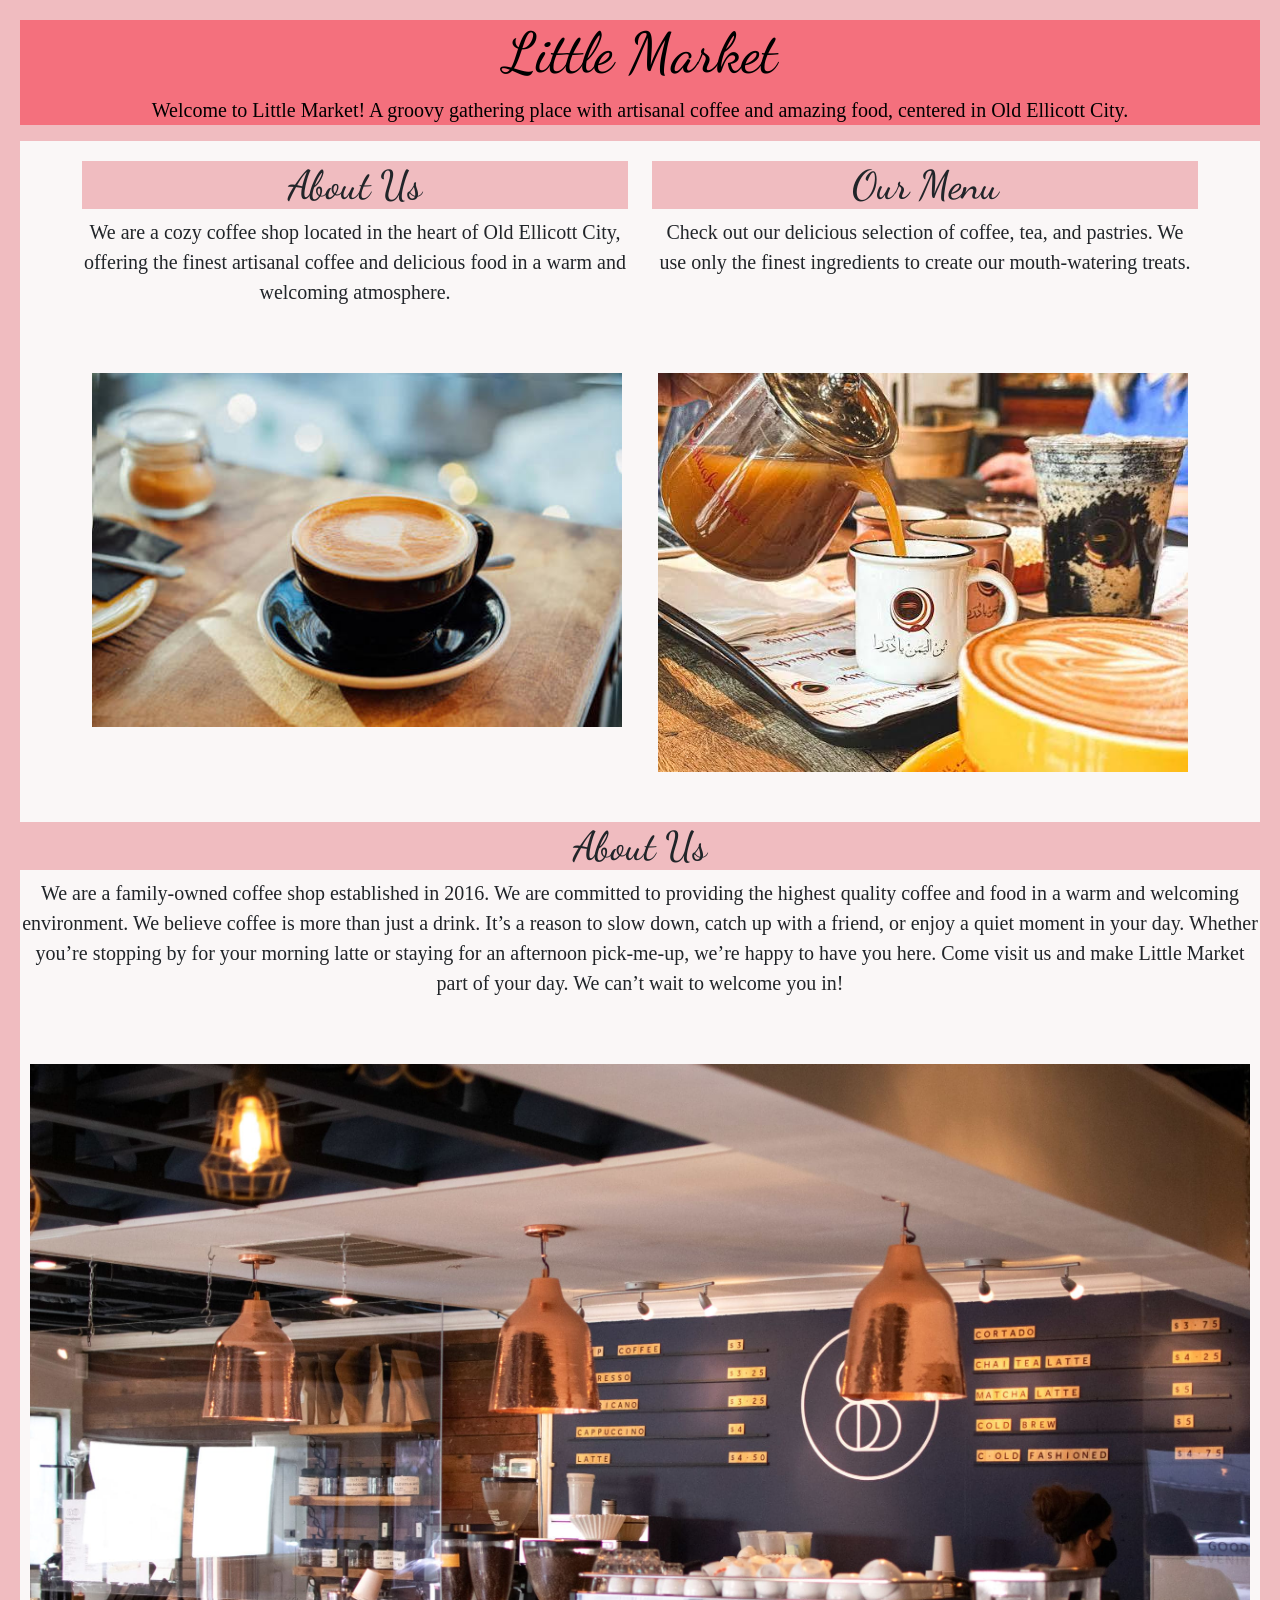
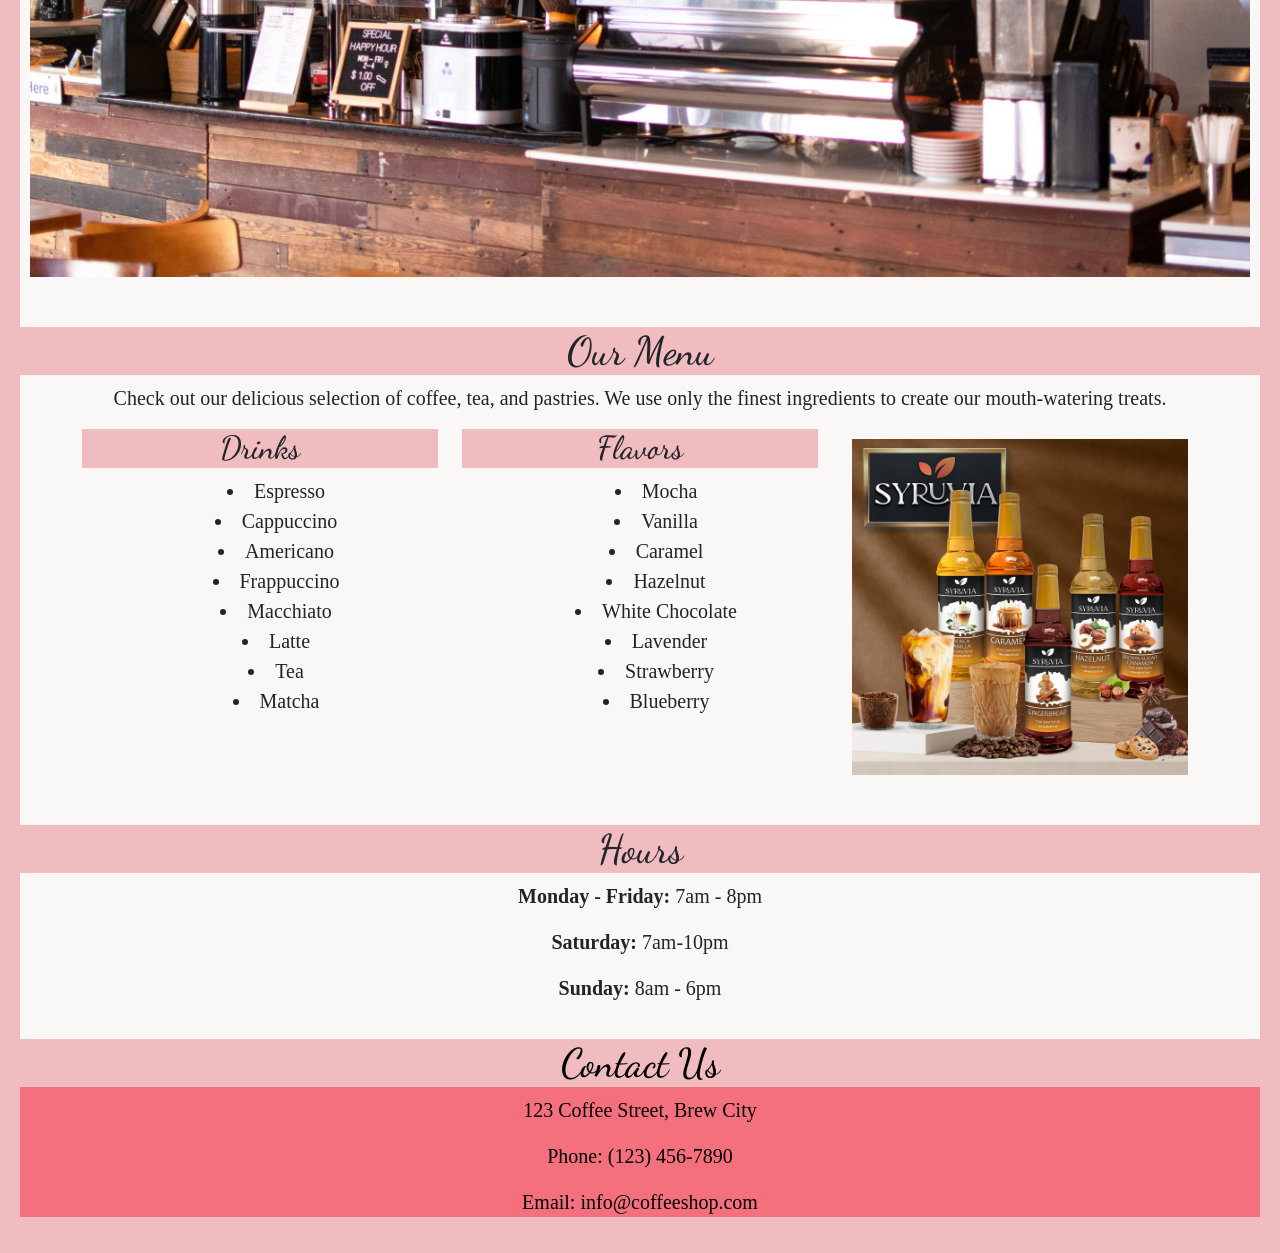
<file: projects/business /index.html>
<!DOCTYPE html>
<html lang="en">

<head>
    <meta charset="UTF-8">
    <meta name="viewport" content="width=device-width, initial-scale=1.0">
    <title>Little Market</title>
    <meta name="business page for Little Market Coffee Shop" content="Little Market">
    <link href="https://cdn.jsdelivr.net/npm/bootstrap@5.3.8/dist/css/bootstrap.min.css" rel="stylesheet"
        integrity="sha384-sRIl4kxILFvY47J16cr9ZwB07vP4J8+LH7qKQnuqkuIAvNWLzeN8tE5YBujZqJLB" crossorigin="anonymous">
    <link rel="stylesheet" href="css/style.css">
    <link rel="preconnect" href="https://fonts.googleapis.com">
    <link rel="preconnect" href="https://fonts.gstatic.com" crossorigin>
    <link href="https://fonts.googleapis.com/css2?family=Dancing+Script:wght@400..700&display=swap" rel="stylesheet">
    <script src="https://cdn.jsdelivr.net/npm/@popperjs/core@2.11.8/dist/umd/popper.min.js"
        integrity="sha384-I7E8VVD/ismYTF4hNIPjVp/Zjvgyol6VFvRkX/vR+Vc4jQkC+hVqc2pM8ODewa9r"
        crossorigin="anonymous"></script>
    <script src="https://cdn.jsdelivr.net/npm/bootstrap@5.3.8/dist/js/bootstrap.min.js"
        integrity="sha384-G/EV+4j2dNv+tEPo3++6LCgdCROaejBqfUeNjuKAiuXbjrxilcCdDz6ZAVfHWe1Y"
        crossorigin="anonymous"></script>
</head>

<body>
    <header>
        <h1>Little Market</h1>
        <p>Welcome to Little Market! A groovy gathering place with artisanal coffee and amazing food, centered in Old
            Ellicott City. </p>
    </header>
    <main>
        <section>
            <div class="container">
                <div class="row">
                    <div class="col-md-6">
                        <h2>About Us</h2>
                        <p>We are a cozy coffee shop located in the heart of Old Ellicott City, offering the finest
                            artisanal coffee and delicious food in a warm and welcoming atmosphere.</p>
                    </div>
                    <div class="col-md-6">
                        <h2>Our Menu</h2>
                        <p>Check out our delicious selection of coffee, tea, and pastries. We use only the finest
                            ingredients to create our mouth-watering treats.</p>
                    </div>
                </div>
            </div>
        </section>
        <section>
            <div class="container">
                <div class="row g-3">
                    <div class="col-md-6">
                        <img src="img/images (2).jpeg" alt="coffee" class="img-fluid gallery-img">
                    </div>
                    <div class="col-md-6">
                        <img src="img/images (3).jpeg" alt="coffee" class="img-fluid gallery-img">
                    </div>
                </div>
            </div>
        </section>
        <section>
            <h2> About Us
            </h2>
            <p>We are a family-owned coffee shop established in 2016. We are committed to providing the highest quality
                coffee and food in a warm and welcoming environment. We believe coffee is more than just a drink. It’s a
                reason to slow down, catch up with a friend, or enjoy a quiet moment in your day. Whether you’re
                stopping by for your morning latte or staying for an afternoon pick-me-up, we’re happy to have you here.

                Come visit us and make Little Market part of your day. We can’t wait to welcome you in!
            </p>
        </section>
        <section>
            <img src="img/overview.jpg" alt="overview of coffee shop" class="img-fluid">
        </section>
        <section>
            <h2>Our Menu</h2>
            <p>Check out our delicious selection of coffee, tea, and pastries. We use only the finest
                ingredients to create our mouth-watering treats.</p>
            <div class="container">
                <div class="row">
                    <div class="col-md-4">
                        <h3>Drinks</h3>
                        <ul>
                            <li>Espresso</li>
                            <li>Cappuccino</li>
                            <li>Americano</li>
                            <li>Frappuccino</li>
                            <li>Macchiato</li>
                            <li>Latte</li>
                            <li>Tea</li>
                            <li>Matcha</li>
                        </ul>
                    </div>

                    <div class="col-md-4">
                        <h3>Flavors</h3>
                        <ul>
                            <li>Mocha</li>
                            <li>Vanilla</li>
                            <li>Caramel</li>
                            <li>Hazelnut</li>
                            <li>White Chocolate</li>
                            <li>Lavender</li>
                            <li>Strawberry</li>
                            <li>Blueberry</li>
                        </ul>
                    </div>
                    <div class="col-4"> <img src="img/syrups.jpg" alt="Flavors" class="img-fluid"> </div>
                </div>
            </div>
        </section>
        <section>
            <h2>Hours</h2>
            <p><strong>Monday - Friday:</strong> 7am - 8pm</p>
            <p><strong>Saturday:</strong> 7am-10pm</p>
            <p><strong>Sunday:</strong> 8am - 6pm</p>
        </section>
    </main>
    <footer>
        <h2>Contact Us</h2>
        <p>123 Coffee Street, Brew City</p>
        <p>Phone: (123) 456-7890</p>
        <p>Email: info@coffeeshop.com</p>
    </footer>
</body>

</html>
</file>
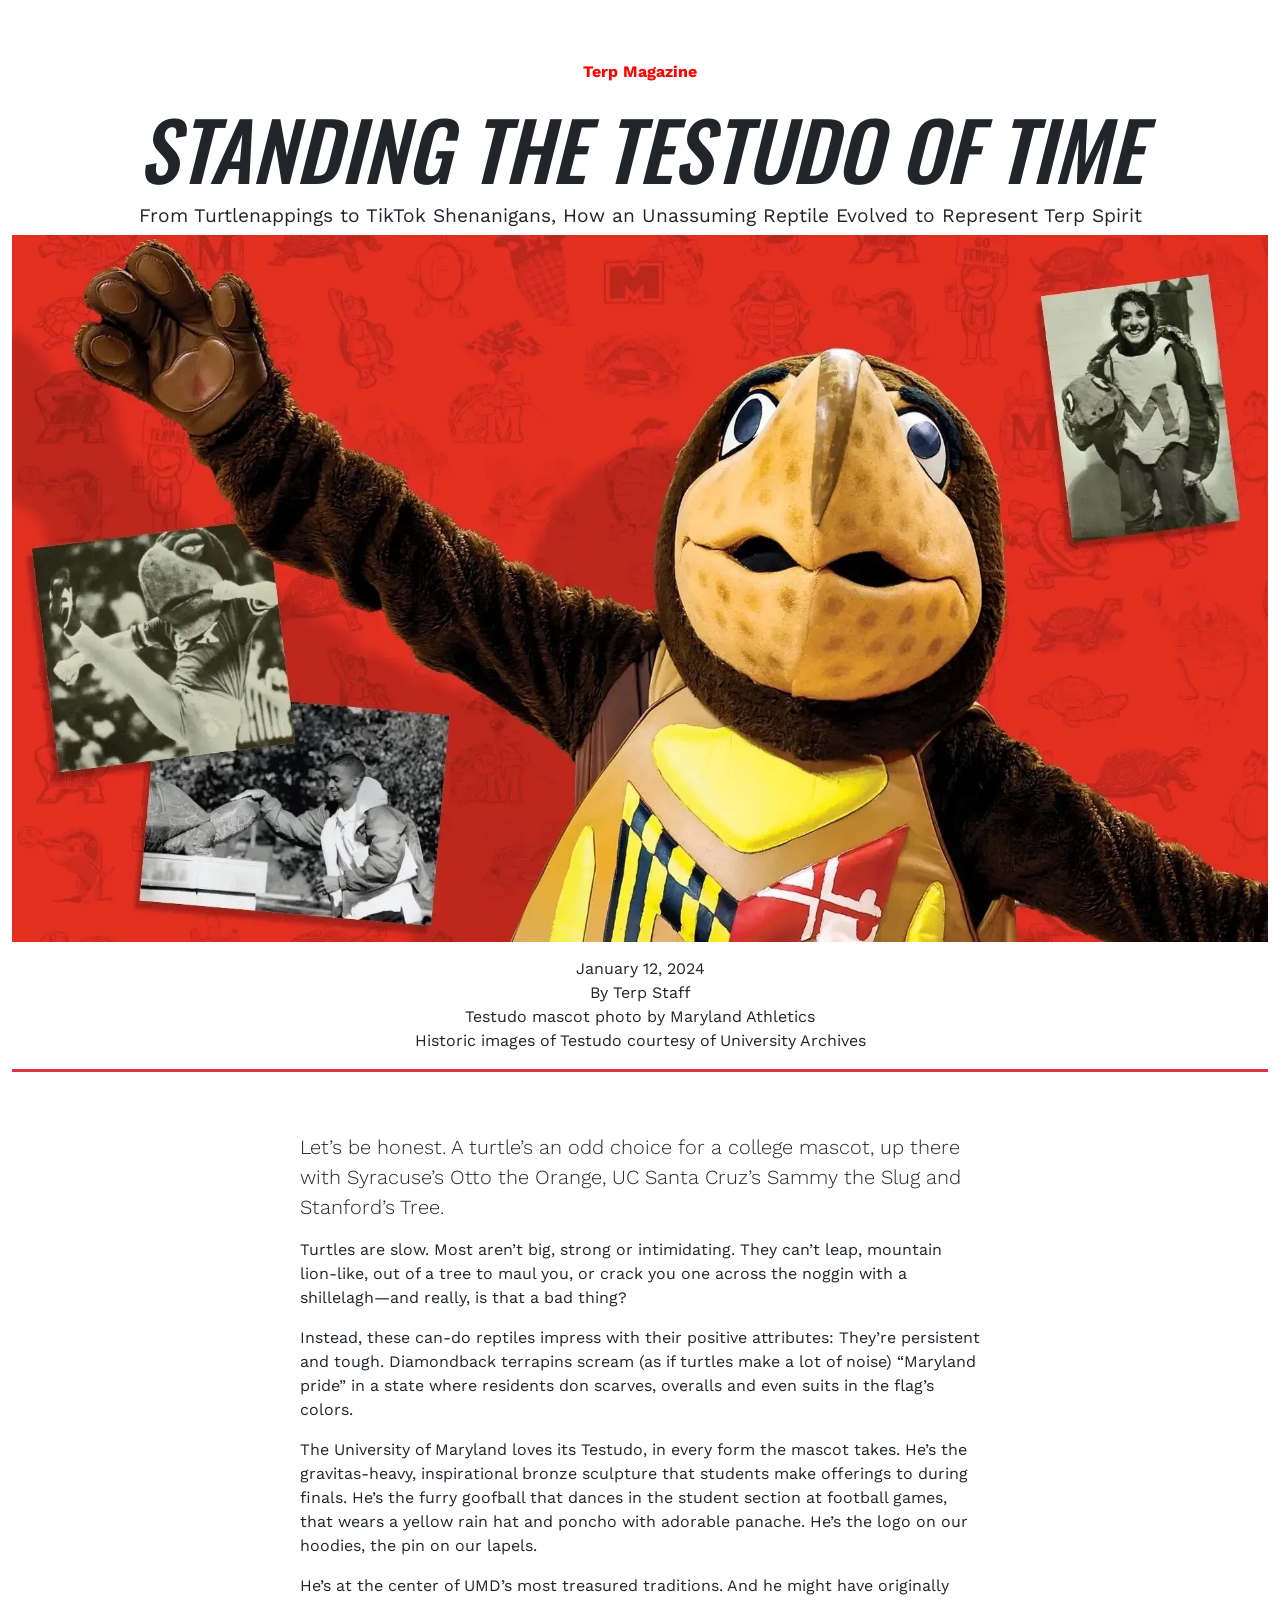
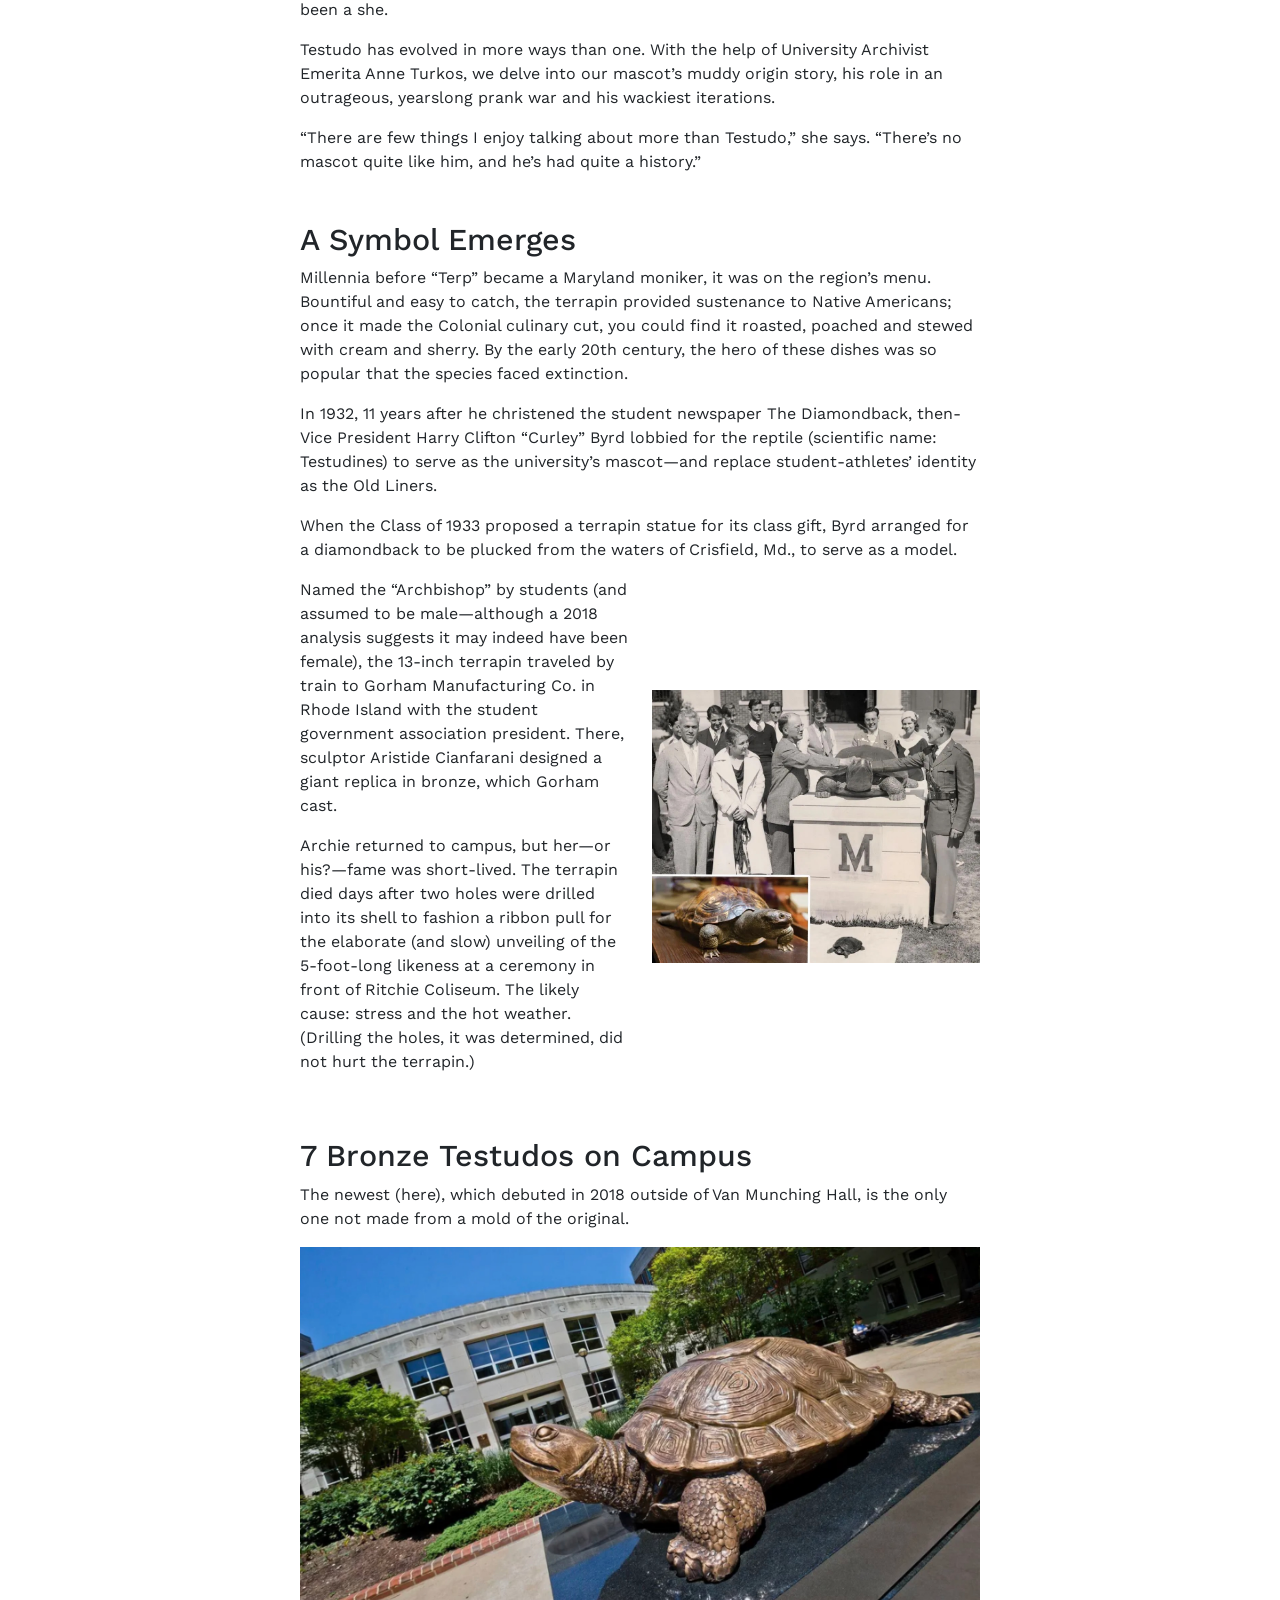
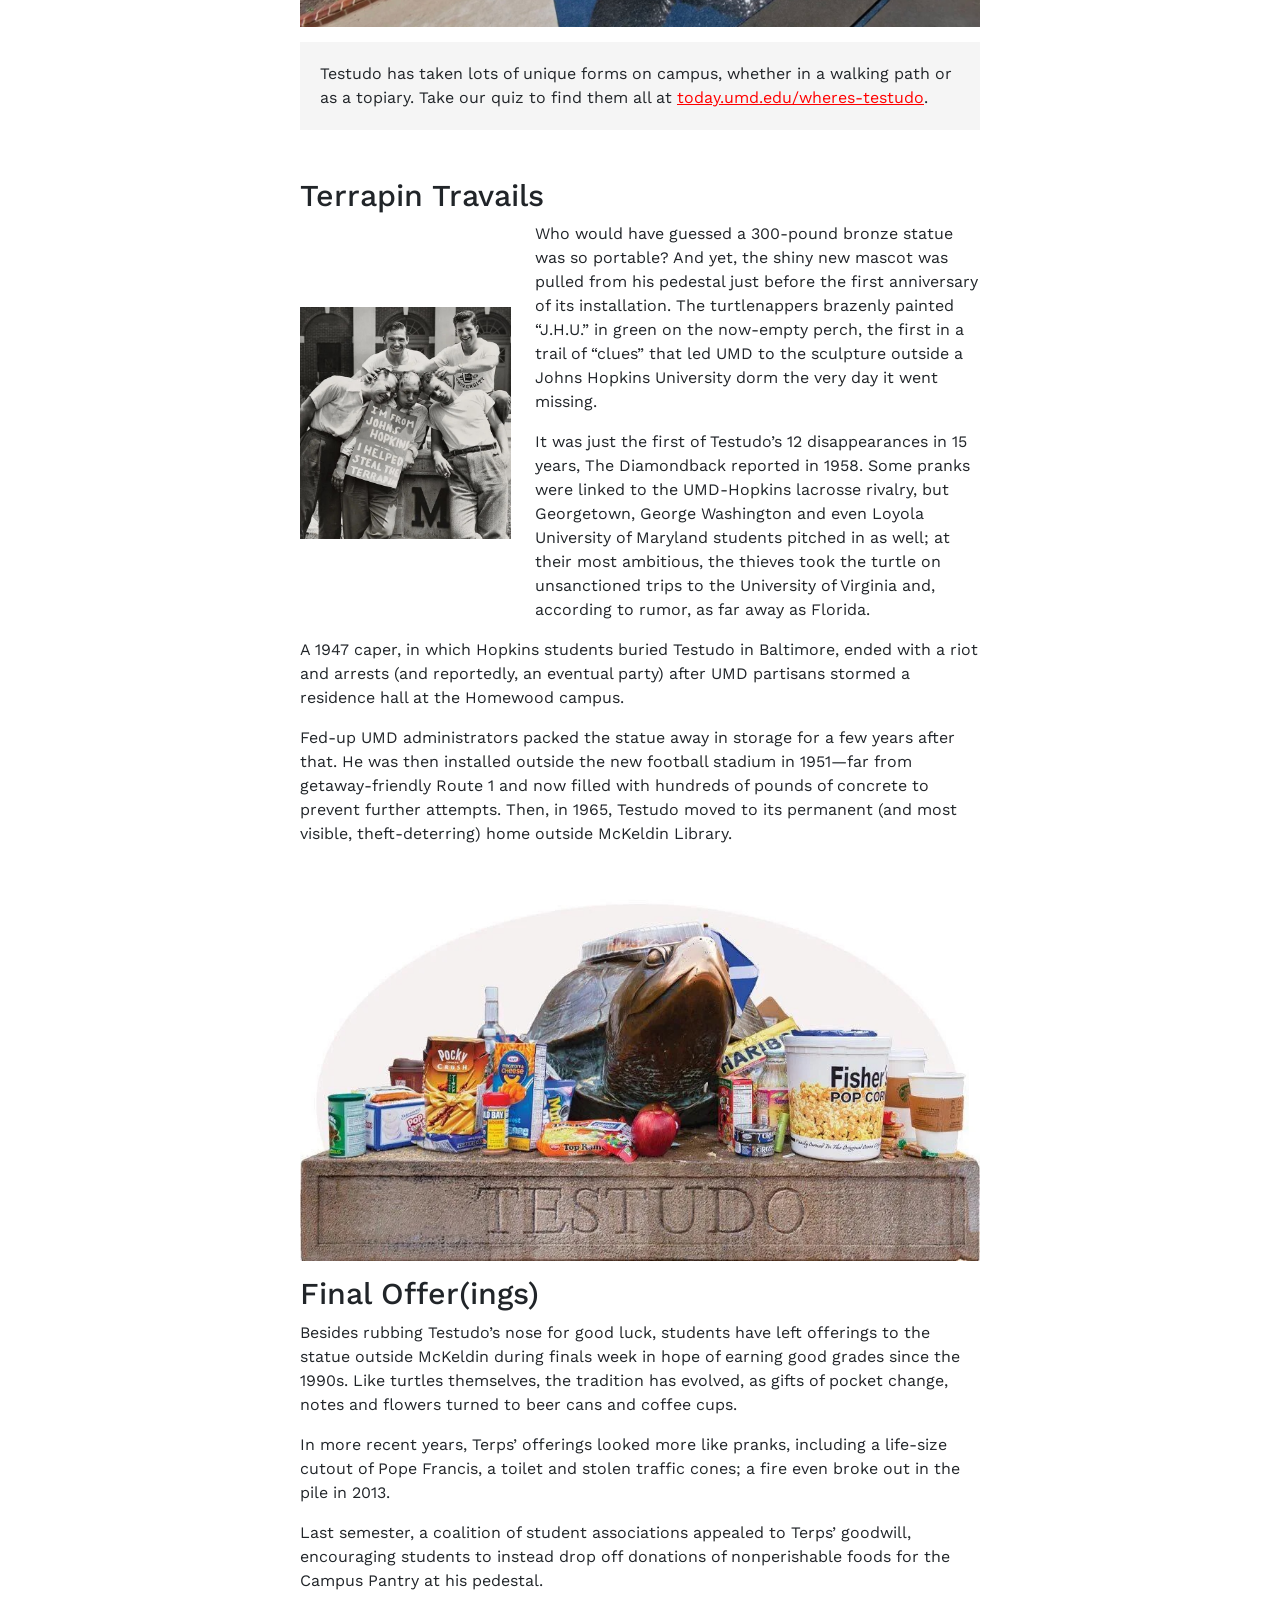
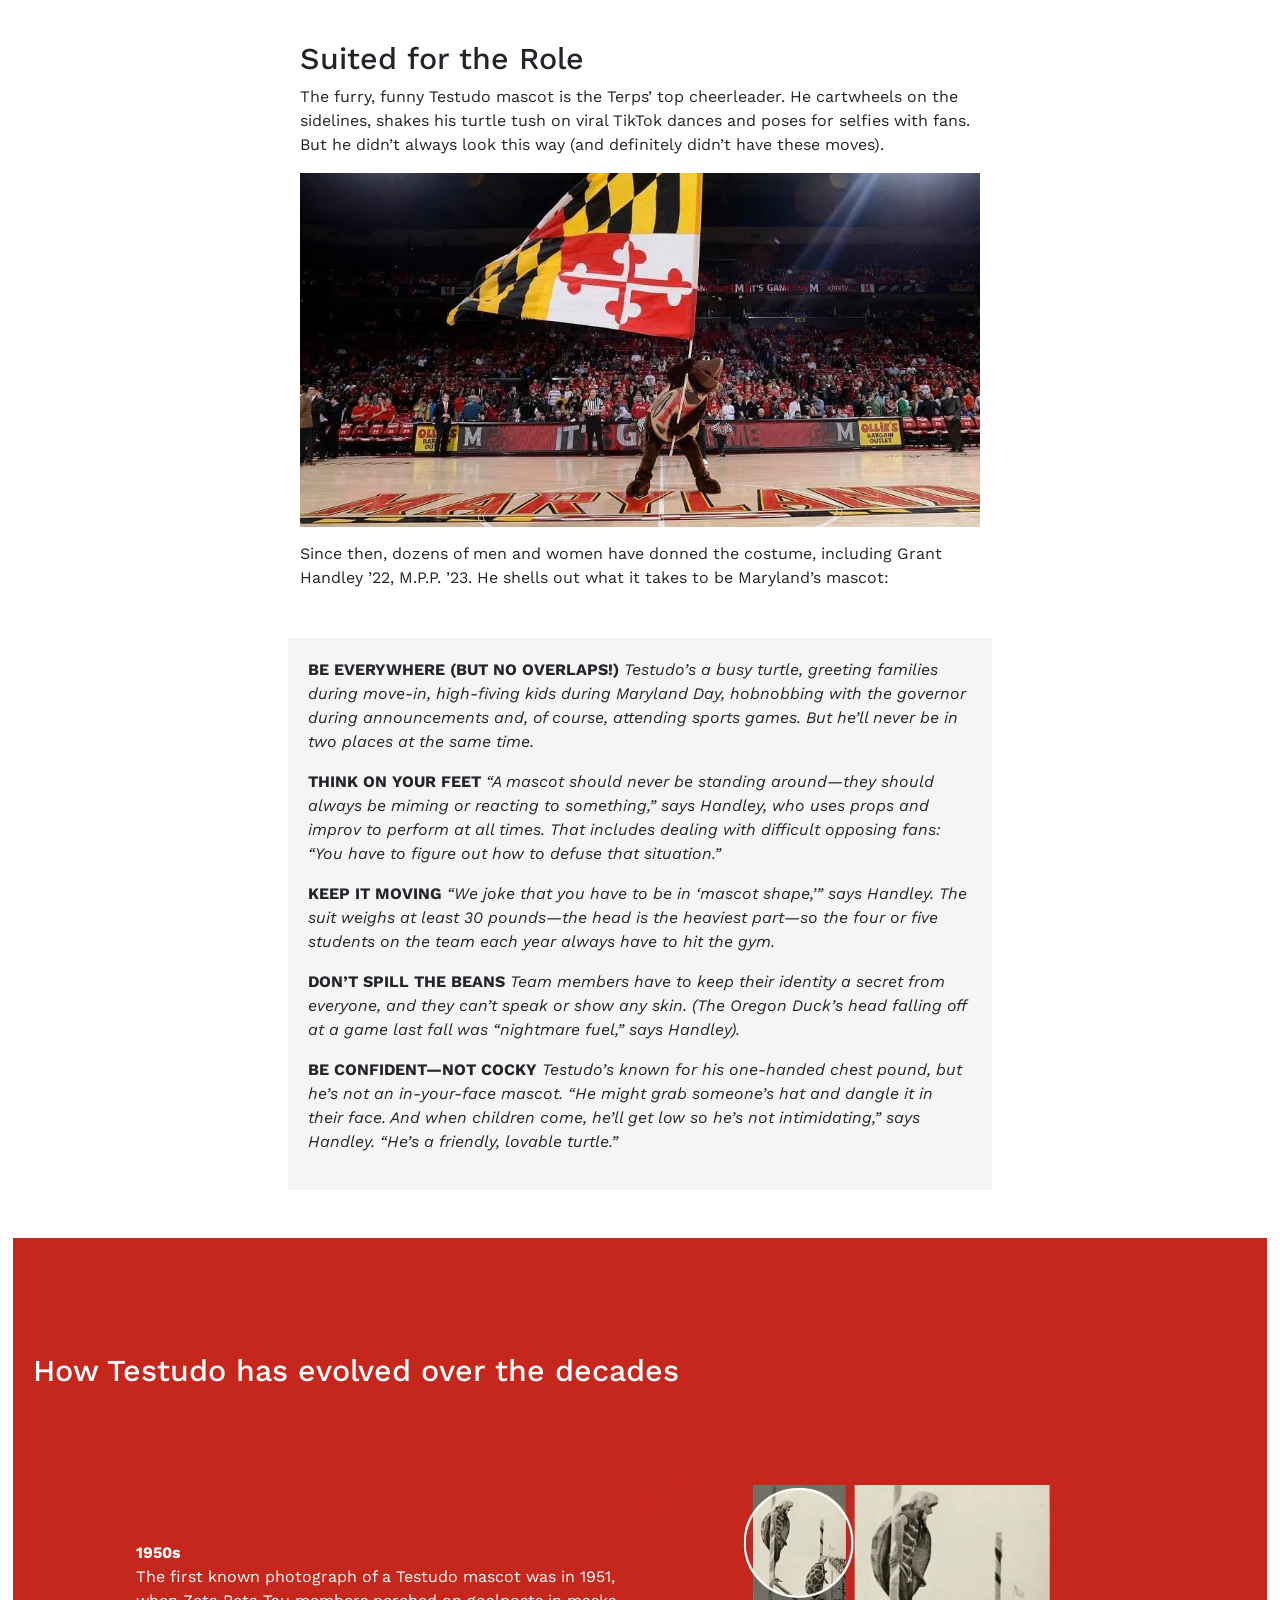
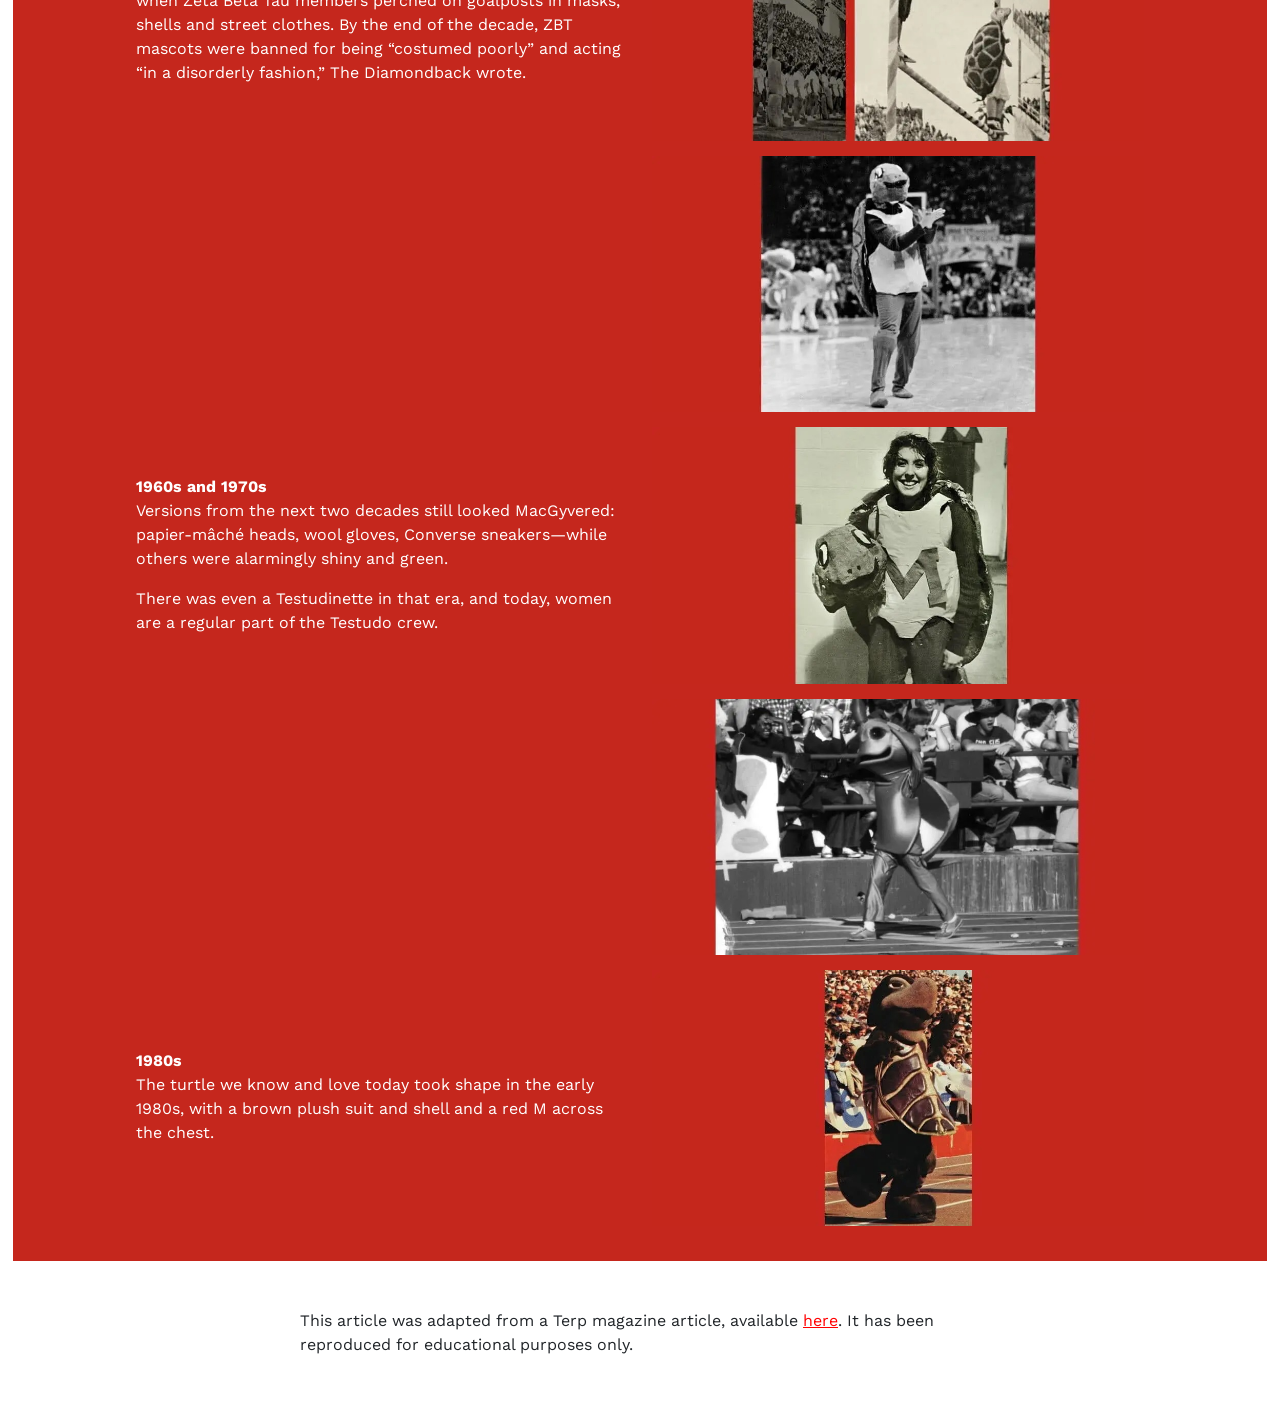
<file: projects/midterm-terps/index.html>
<!DOCTYPE html>
<html lang="en">

<head>
    <meta charset="UTF-8">
    <meta name="viewport" content="width=device-width, initial-scale=1.0">
    <title>Standing the Testudo of Time</title>
    <meta name="description" content="A brief history of the University of Maryland's mascot, Testudo.">
    <link rel="preconnect" href="https://fonts.googleapis.com">
    <link rel="preconnect" href="https://fonts.gstatic.com" crossorigin>
    <link href="https://fonts.googleapis.com/css2?family=Oswald:wght@200..700&display=swap" rel="stylesheet">
    <link href="https://fonts.googleapis.com/css2?family=Work+Sans:ital,wght@0,100..900;1,100..900&display=swap"
        rel="stylesheet">
    <link href="https://cdn.jsdelivr.net/npm/bootstrap@5.3.8/dist/css/bootstrap.min.css" rel="stylesheet"
        integrity="sha384-sRIl4kxILFvY47J16cr9ZwB07vP4J8+LH7qKQnuqkuIAvNWLzeN8tE5YBujZqJLB" crossorigin="anonymous">
    <link rel="stylesheet" href="css/style.css">
    <script src="https://cdn.jsdelivr.net/npm/@popperjs/core@2.11.8/dist/umd/popper.min.js"
        integrity="sha384-I7E8VVD/ismYTF4hNIPjVp/Zjvgyol6VFvRkX/vR+Vc4jQkC+hVqc2pM8ODewa9r"
        crossorigin="anonymous"></script>
    <script src="https://cdn.jsdelivr.net/npm/bootstrap@5.3.8/dist/js/bootstrap.min.js"
        integrity="sha384-G/EV+4j2dNv+tEPo3++6LCgdCROaejBqfUeNjuKAiuXbjrxilcCdDz6ZAVfHWe1Y"
        crossorigin="anonymous"></script>
</head>

<body>
    <header class="container-fluid text-center">
        <p class="overline"><strong>Terp Magazine</strong></p>
        <h1>STANDING THE TESTUDO OF TIME</h1>
        <h2>From Turtlenappings to TikTok Shenanigans, How an Unassuming Reptile Evolved to Represent Terp Spirit</h2>
        <img class="img-fluid" src="img/testudo-hero.jpeg"
            alt="The Testudo mascot spreads his arms wide against a red background, surrounded by vintage photos of earlier Testudo costumes">
        <p>January 12, 2024<br>
            By Terp Staff<br>
            Testudo mascot photo by Maryland Athletics<br>
            Historic images of Testudo courtesy of University Archives</p>
        <div class="border-bottom border-danger border-3"></div>
    </header>
    <main>
        <section class="container mb-5 mt-5">
            <p class="lead">Let’s be honest. A turtle’s an odd choice for a college mascot, up there with Syracuse’s
                Otto the Orange,
                UC Santa
                Cruz’s Sammy the Slug and Stanford’s Tree.</p>
            <p>Turtles are slow. Most aren’t big, strong or intimidating. They can’t leap, mountain lion-like, out of a
                tree to maul
                you, or crack you one across the noggin with a shillelagh—and really, is that a bad thing?</p>
            <p>Instead, these can-do reptiles impress with their positive attributes: They’re persistent and tough.
                Diamondback
                terrapins scream (as if turtles make a lot of noise) “Maryland pride” in a state where residents don
                scarves,
                overalls and even suits in the flag’s colors.</p>
            <p>The University of Maryland loves its Testudo, in every form the mascot takes. He’s the gravitas-heavy,
                inspirational
                bronze sculpture that students make offerings to during finals. He’s the furry goofball that dances in
                the student
                section at football games, that wears a yellow rain hat and poncho with adorable panache. He’s the logo
                on our
                hoodies, the pin on our lapels.</p>
            <p>He’s at the center of UMD’s most treasured traditions. And he might have originally been a she.</p>
            <p>Testudo has evolved in more ways than one. With the help of University Archivist Emerita Anne Turkos, we
                delve into
                our mascot’s muddy origin story, his role in an outrageous, yearslong prank war and his wackiest
                iterations.</p>
            <p>“There are few things I enjoy talking about more than Testudo,” she says. “There’s no mascot quite like
                him, and he’s
                had quite a history.”</p>
        </section>
        <section class="container mb-5 mt-5">
            <h3>A Symbol Emerges</h3>
            <p>Millennia before “Terp” became a Maryland moniker, it was on the region’s menu. Bountiful and easy to
                catch, the
                terrapin provided sustenance to Native Americans; once it made the Colonial culinary cut, you could find
                it roasted,
                poached and stewed with cream and sherry. By the early 20th century, the hero of these dishes was so
                popular that
                the species faced extinction.</p>
            <p>In 1932, 11 years after he christened the student newspaper The Diamondback, then-Vice President Harry
                Clifton
                “Curley” Byrd lobbied for the reptile (scientific name: Testudines) to serve as the university’s
                mascot—and replace
                student-athletes’ identity as the Old Liners.</p>
            <p>When the Class of 1933 proposed a terrapin statue for its class gift, Byrd arranged for a diamondback to
                be plucked from the waters of Crisfield, Md., to serve as a model.</p>
            <div class="row align-items-center">
                <div class="col-md-6">
                    <p>Named the “Archbishop” by students (and assumed to be male—although a 2018 analysis suggests it
                        may
                        indeed have been female), the 13-inch terrapin traveled by train to Gorham Manufacturing Co. in
                        Rhode Island with the student government association president. There, sculptor Aristide
                        Cianfarani designed a giant replica in bronze, which Gorham cast.</p>
                    <p>Archie returned to campus, but her—or his?—fame was short-lived. The terrapin died days after two
                        holes were drilled into its shell to fashion a ribbon pull for the elaborate (and slow)
                        unveiling of the 5-foot-long likeness at a ceremony in front of Ritchie Coliseum. The likely
                        cause: stress and the hot weather. (Drilling the holes, it was determined, did not hurt the
                        terrapin.)</p>
                </div>
                <div class="col-md-6">
                    <img src="img/02-taxidermy.jpeg"
                        alt="Black-and-white photo of two men shaking hands above the new bronze terrapin statue as a crowd watches, with an inset of the preserved diamondback terrapin that served as its model"
                        class="img-fluid">
                </div>
            </div>
        </section>
        <section class="container mb-5 mt-5">
            <h3>7 Bronze Testudos on Campus</h3>
            <p>The newest (here), which debuted in 2018 outside of Van Munching Hall, is the only one not made from a
                mold of the original.</p>
            <img src="img/04-bronze.jpeg"
                alt="Bronze Testudo statue on a dark stone pedestal outside Van Munching Hall">
            <p class="box">Testudo has taken lots of unique forms on campus, whether in a walking path or as a topiary.
                Take our quiz to find them all at
                <a href="https://today.umd.edu/wheres-testudo">today.umd.edu/wheres-testudo</a>.
            </p>
        </section>
        <section class="container mb-5 mt-5">
            <h3>Terrapin Travails</h3>
            <div class="row align-items-center">
                <div class="col-md-4">
                    <img src="img/03-hopkins.jpeg"
                        alt="Five students pose with a sign that reads “I’m from Johns Hopkins, I helped steal the terrapin”">
                </div>
                <div class="col-md-8">
                    <p>Who would have guessed a 300-pound bronze statue was so portable? And yet, the shiny new mascot
                        was pulled from his
                        pedestal just before the first anniversary of its installation. The turtlenappers brazenly
                        painted “J.H.U.” in green
                        on the now-empty perch, the first in a trail of “clues” that led UMD to the sculpture outside a
                        Johns Hopkins
                        University dorm the very day it went missing.</p>

                    <p>It was just the first of Testudo’s 12 disappearances in 15 years, The Diamondback reported in
                        1958. Some pranks were
                        linked to the UMD-Hopkins lacrosse rivalry, but Georgetown, George Washington and even Loyola
                        University of Maryland
                        students pitched in as well; at their most ambitious, the thieves took the turtle on
                        unsanctioned trips to the
                        University of Virginia and, according to rumor, as far away as Florida.</p>
                </div>
            </div>
            <p>A 1947 caper, in which Hopkins students buried Testudo in Baltimore, ended with a riot and arrests (and
                reportedly,
                an eventual party) after UMD partisans stormed a residence hall at the Homewood campus.</p>
            <p>Fed-up UMD administrators packed the statue away in storage for a few years after that. He was then
                installed outside
                the new football stadium in 1951—far from getaway-friendly Route 1 and now filled with hundreds of
                pounds of
                concrete to prevent further attempts. Then, in 1965, Testudo moved to its permanent (and most visible,
                theft-deterring) home outside McKeldin Library.</p>
        </section>
        <section class="container mb-5 mt-5">
            <img src="img/05-offerings.jpeg"
                alt="The Testudo statue outside McKeldin Library piled with finals-week offerings, including snacks, a popcorn tin, drinks and coffee cups">
            <h3>Final Offer(ings)</h3>
            <p>Besides rubbing Testudo’s nose for good luck, students have left offerings to the statue outside McKeldin
                during
                finals week in hope of earning good grades since the 1990s. Like turtles themselves, the tradition has
                evolved, as
                gifts of pocket change, notes and flowers turned to beer cans and coffee cups.</p>
            <p>In more recent years, Terps’ offerings looked more like pranks, including a life-size cutout of Pope
                Francis, a
                toilet and stolen traffic cones; a fire even broke out in the pile in 2013.</p>
            <p>Last semester, a coalition of student associations appealed to Terps’ goodwill, encouraging students to
                instead drop
                off donations of nonperishable foods for the Campus Pantry at his pedestal.</p>
        </section>
        <section class="container">
            <h3>Suited for the Role</h3>
            <p>The furry, funny Testudo mascot is the Terps’ top cheerleader. He cartwheels on the sidelines, shakes his
                turtle tush
                on viral TikTok dances and poses for selfies with fans. But he didn’t always look this way (and
                definitely didn’t
                have these moves).</p>
            <img src="img/08-mascot.jpeg"
                alt="Testudo waves a giant Maryland flag at center court during a basketball game">
            <p>Since then, dozens of men and women have donned the costume, including Grant Handley ’22, M.P.P. ’23. He
                shells out
                what it takes to be Maryland’s mascot:</p>
        </section>
        <section class="container box mb-5 mt-5">
            <p><strong>BE EVERYWHERE (BUT NO OVERLAPS!)</strong> <em>Testudo’s a busy turtle, greeting families
                    during move-in,
                    high-fiving kids during
                    Maryland Day, hobnobbing with the governor during announcements and, of course, attending sports
                    games. But
                    he’ll
                    never be in two places at the same time.</em></p>
            <p><strong>THINK ON YOUR FEET</strong> <em>“A mascot should never be standing around—they should always
                    be miming or
                    reacting to something,”
                    says Handley, who uses props and improv to perform at all times. That includes dealing with
                    difficult opposing
                    fans:
                    “You have to figure out how to defuse that situation.”</em></p>
            <p><strong>KEEP IT MOVING</strong> <em>“We joke that you have to be in ‘mascot shape,’” says Handley.
                    The suit weighs at
                    least 30 pounds—the
                    head is the heaviest part—so the four or five students on the team each year always have to hit
                    the gym.</em>
            </p>
            <p><strong>DON’T SPILL THE BEANS</strong> <em>Team members have to keep their identity a secret from
                    everyone, and they
                    can’t speak or show
                    any skin. (The Oregon Duck’s head falling off at a game last fall was “nightmare fuel,” says
                    Handley).</em></p>
            <p><strong>BE CONFIDENT—NOT COCKY</strong> <em>Testudo’s known for his one-handed chest pound, but he’s
                    not an
                    in-your-face mascot. “He might
                    grab someone’s hat and dangle it in their face. And when children come, he’ll get low so he’s
                    not intimidating,”
                    says Handley. “He’s a friendly, lovable turtle.”</em></p>
        </section>
        <section class="container-fluid timeline mb-5 mt-5">
            <h3>How Testudo has evolved over the decades</h3>
            <div class="row align-items-center justify-content-center">
                <div class="col-5">
                    <strong>1950s</strong>
                    <p>The first known photograph of a Testudo mascot was in 1951, when Zeta Beta Tau members perched on
                        goalposts in masks,
                        shells and street clothes. By the end of the decade, ZBT mascots were banned for being “costumed
                        poorly” and acting
                        “in a disorderly fashion,” The Diamondback wrote.</p>
                </div>
                <div class="col-5">
                    <img src="img/mascot-50s.jpeg"
                        alt="1951 photos of Zeta Beta Tau members in turtle masks and shells perched on football goalposts">
                </div>
                <div class="col-5">
                    <strong>1960s and 1970s</strong>

                    <p>Versions from the next two decades still looked MacGyvered: papier-mâché heads, wool gloves,
                        Converse sneakers—while
                        others were alarmingly shiny and green.</p>

                    <p>There was even a Testudinette in that era, and today, women are a regular part of the Testudo
                        crew.</p>
                </div>
                <div class="col-5">
                    <img src="img/mascot-60s.jpeg"
                        alt="Black-and-white photo of a 1960s Testudo mascot with a papier-mâché head walking across a basketball court">

                    <img src="img/mascot-60sf.jpeg"
                        alt="A smiling woman wearing a homemade turtle costume with a large M on the front">

                    <img src="img/mascot-70s.jpeg"
                        alt="Black-and-white photo of a shiny 1970s turtle mascot costume walking along the sideline">
                </div>
                <div class="col-5">
                    <strong>1980s</strong>

                    <p>The turtle we know and love today took shape in the early 1980s, with a brown plush suit and
                        shell and a red M across
                        the chest.</p>
                </div>
                <div class="col-5">
                    <img src="img/mascot-80s.jpeg"
                        alt="The 1980s Testudo in a brown plush suit and shell, dancing on the track at a football game">
                </div>
            </div>
        </section>
    </main>
    <footer class="container mb-5 mt-5">
        <p>This article was adapted from a Terp magazine article, available <a
                href="https://terp.umd.edu/testudooftime">here</a>. It has been reproduced for educational purposes
            only.</p>
    </footer>
</body>

</html>
</file>
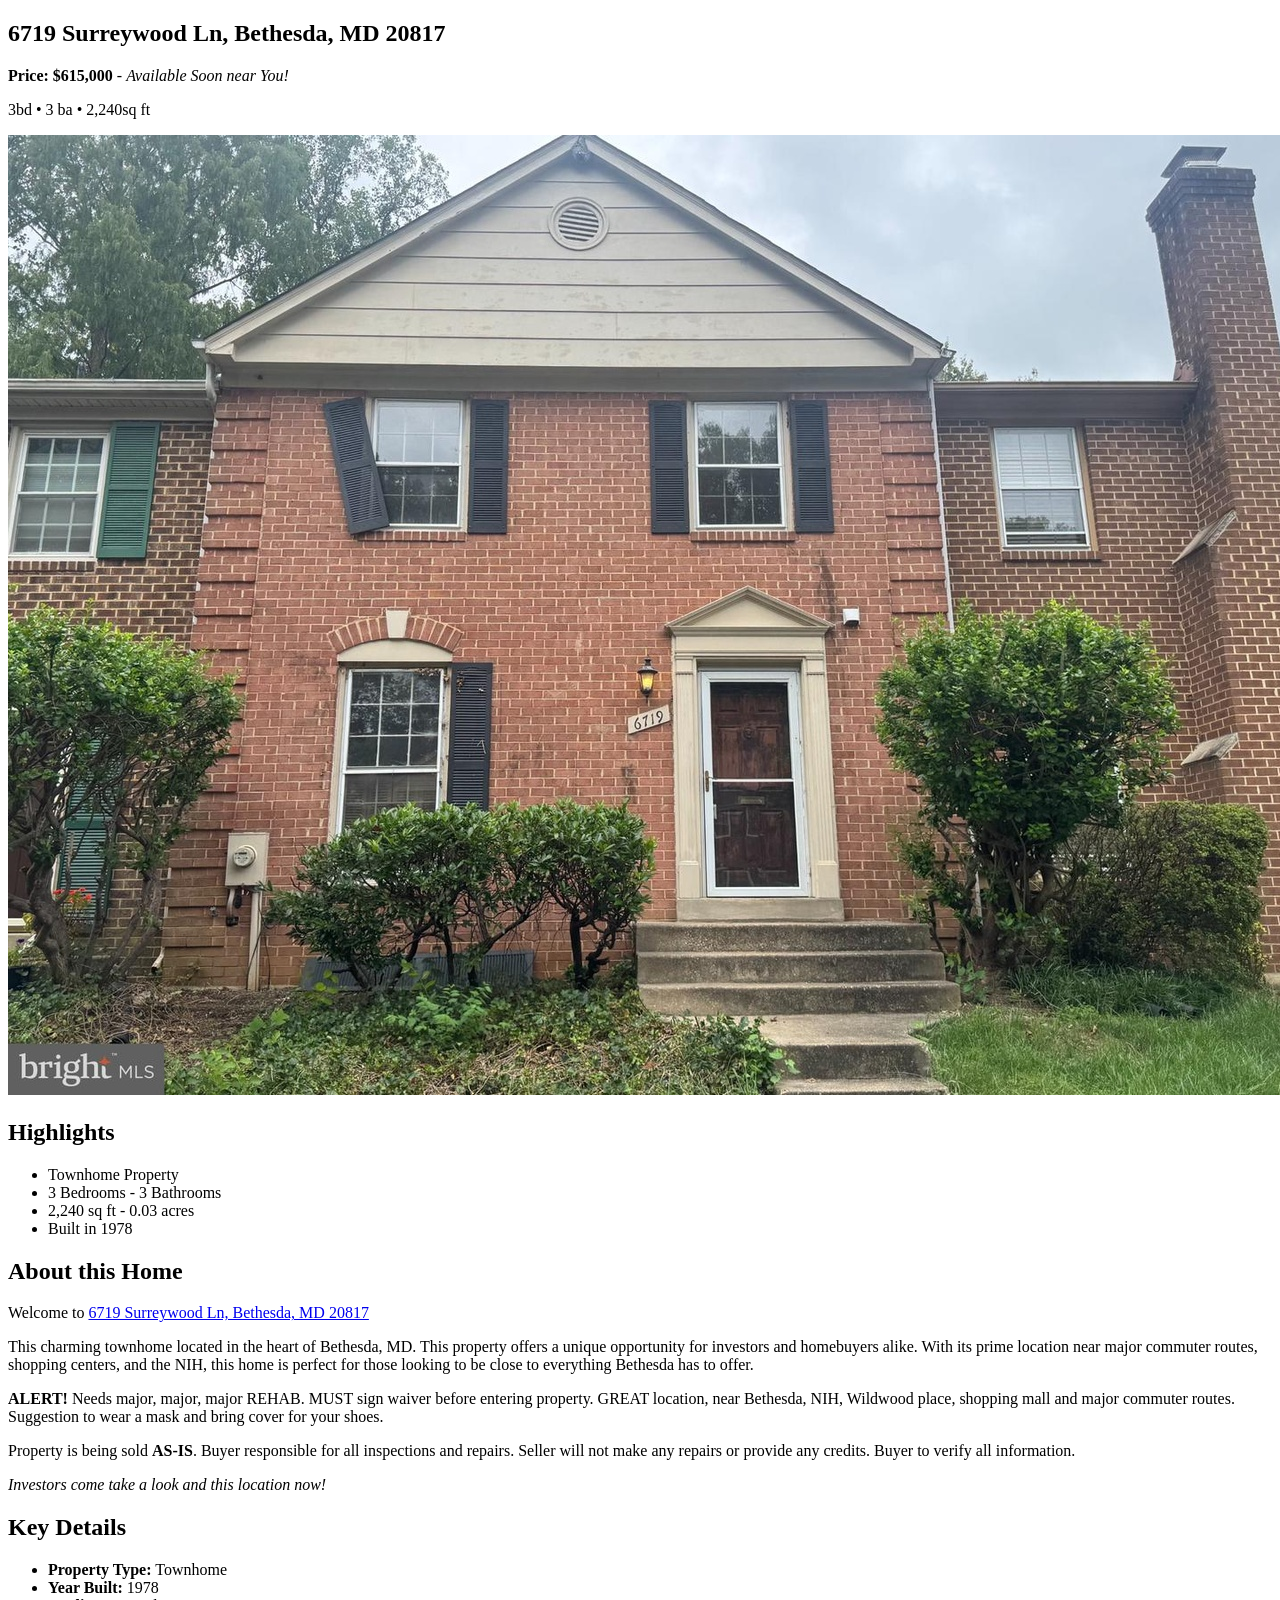
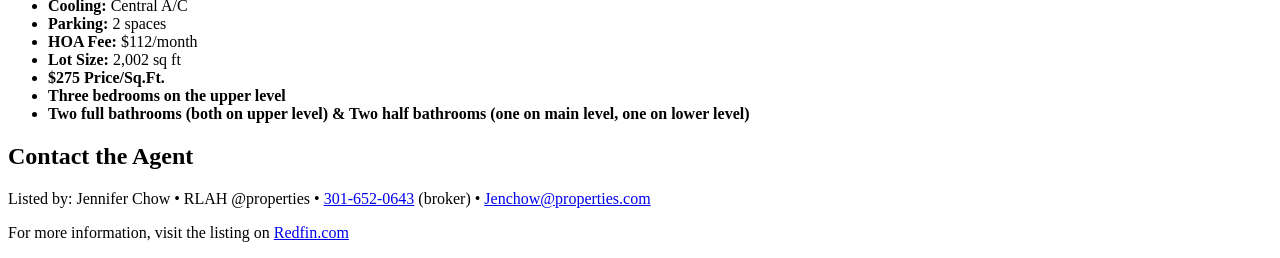
<file: projects/real-estate/index.html>
<!DOCTYPE html>
<html lang="en">

<head>
    <meta charset="UTF-8">
    <meta name="viewport" content="width=device-width, initial-scale=1.0">
    <title>6719 Surreywood Ln, Bethesda, MD 20817</title>
    <meta name="description"
        content="GREAT location, near Bethesda, NIH, Wildwood place, shopping mall and major commuter routes. Suggestion to wear a mask and bring cover for your shoes.">
</head>

<body>

    <section>

        <header>
            <h1>6719 Surreywood Ln, Bethesda, MD 20817</h1>
            <p><strong>Price: $615,000 </strong> - <em>Available Soon near You!</em></p>
            <p>3bd • 3 ba • 2,240sq ft</p>
            <img src="img/MDMC2255408_0.jpg"
                alt="Wide view of the house with trees and stairs leading up to the front door">
        </header>

    </section>

    <main>

        <section>

            <h2> Highlights</h2>
            <ul>
                <li>Townhome Property </li>
                <li>3 Bedrooms - 3 Bathrooms</li>
                <li>2,240 sq ft - 0.03 acres</li>
                <li>Built in 1978</li>
            </ul>

        </section>

        <section>

            <h2>About this Home</h2>
            <p>Welcome to <a href="https://share.google/uG1sn1TGFYHo2iSnF">6719 Surreywood Ln, Bethesda, MD 20817</a>
            </p>
            <p>This charming townhome located in the heart of Bethesda, MD. This property offers a unique
                opportunity for investors and homebuyers alike. With its prime location near major commuter routes,
                shopping centers, and the NIH, this home is perfect for those looking to be close to everything Bethesda
                has to offer.</p>
            <p><strong>ALERT!</strong> Needs major, major, major REHAB. MUST sign waiver before entering property. GREAT
                location, near Bethesda, NIH, Wildwood place, shopping mall and major commuter routes. Suggestion to
                wear a mask and bring cover for your shoes.</p>
            <p>Property is being sold <strong>AS-IS</strong>. Buyer responsible for all inspections and repairs. Seller will not make any
                repairs or provide any credits. Buyer to verify all information.</p>
            <p> <em>Investors come take a look and this location now!</em></p>

        </section>

        <section>
            <h2>Key Details</h2>
            <ul>
                <li><b>Property Type:</b> Townhome</li>
                <li><b>Year Built:</b> 1978</li>
                <li><b>Cooling:</b> Central A/C</li>
                <li><b>Parking:</b> 2 spaces</li>
                <li><b>HOA Fee:</b> $112/month</li>
                <li><b>Lot Size:</b> 2,002 sq ft</li>
                <li><b>$275 Price/Sq.Ft.</b></li>
                <li><b>Three bedrooms on the upper level</b></li>
                <li><b>Two full bathrooms (both on upper level) & Two half bathrooms (one on main level, one on lower
                        level) </b></li>
            </ul>
        </section>
    </main>
</body>
<footer>
    <h2>Contact the Agent</h2>
    <p>Listed by: Jennifer Chow • RLAH @properties • <a href="tel:301-652-0643">301-652-0643</a> (broker) • <a
            href="mailto:Jenchow@properties.com">Jenchow@properties.com</a>
    </p>
    <p>For more information, visit the listing on <a
            href="https://www.redfin.com/MD/Bethesda/6719-Surreywood-Ln-20817/home/10686768">Redfin.com</a></p>
</footer>

</html>
</file>
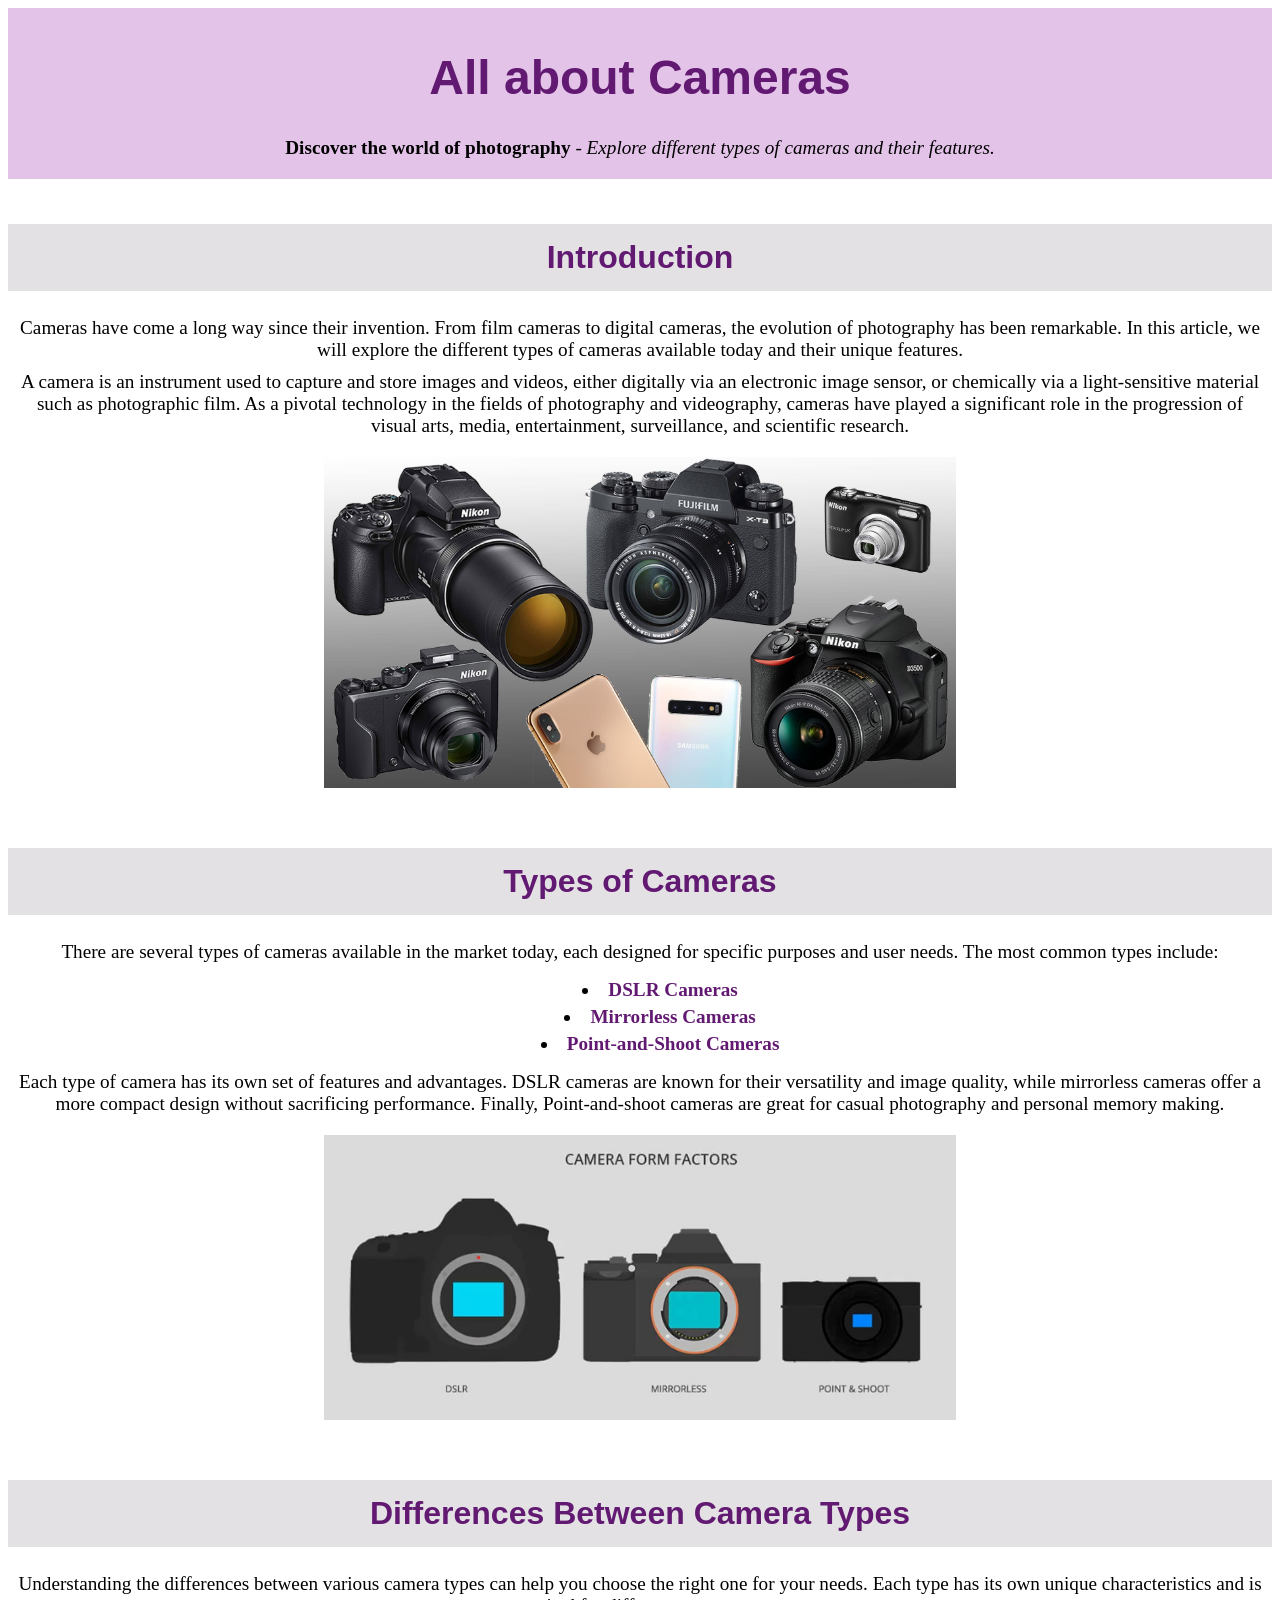
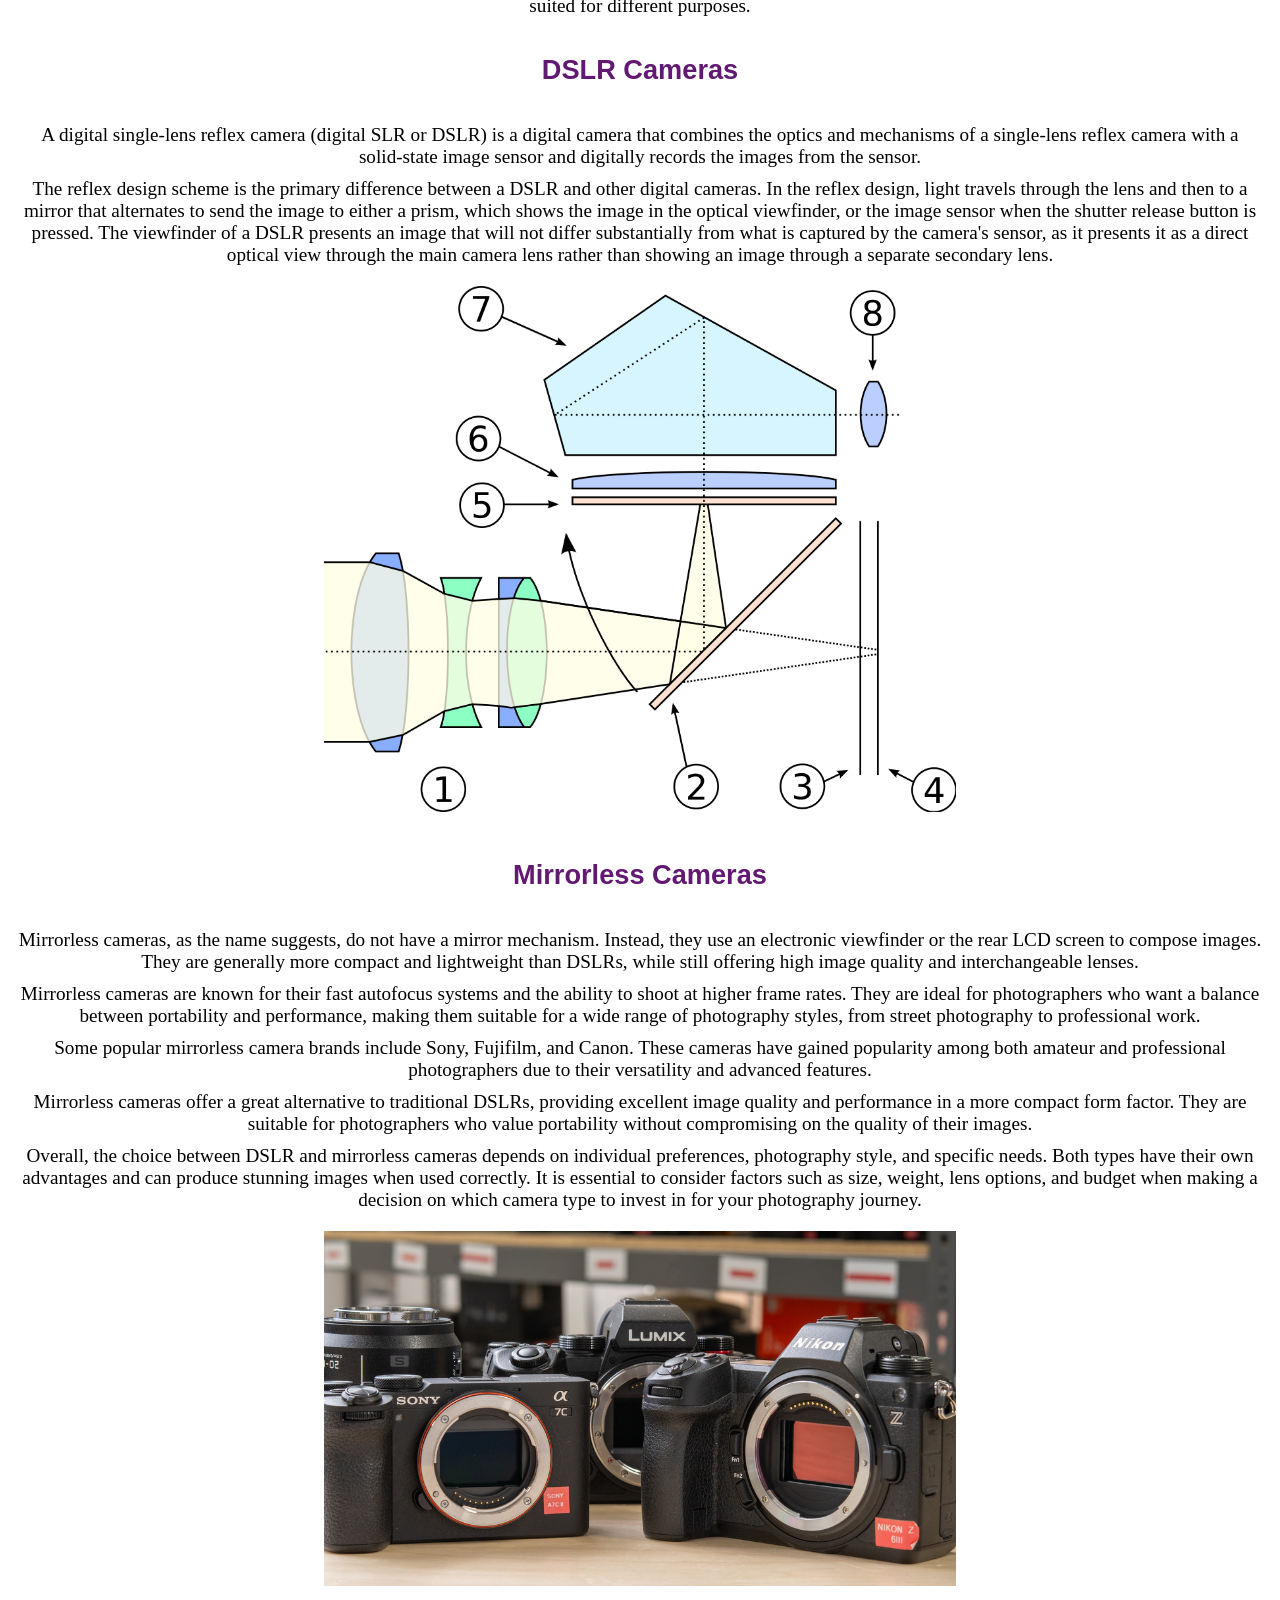
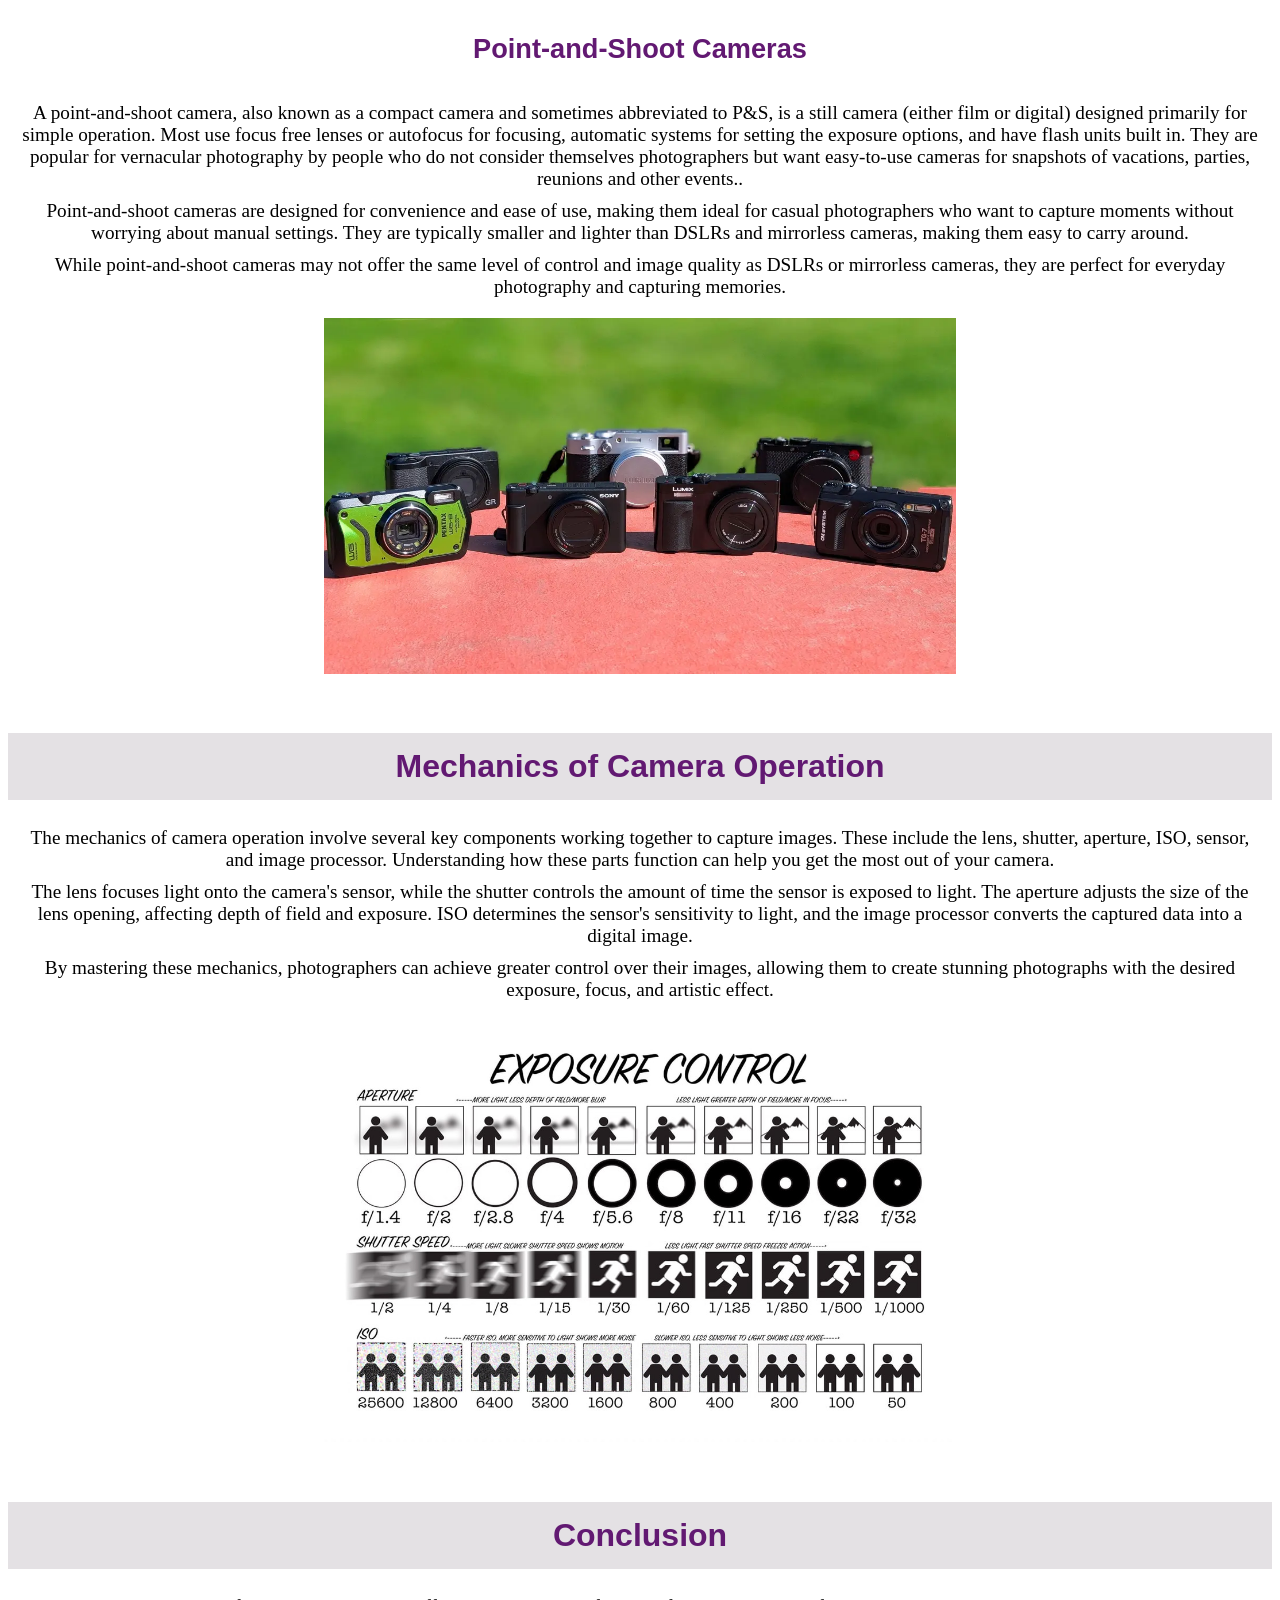
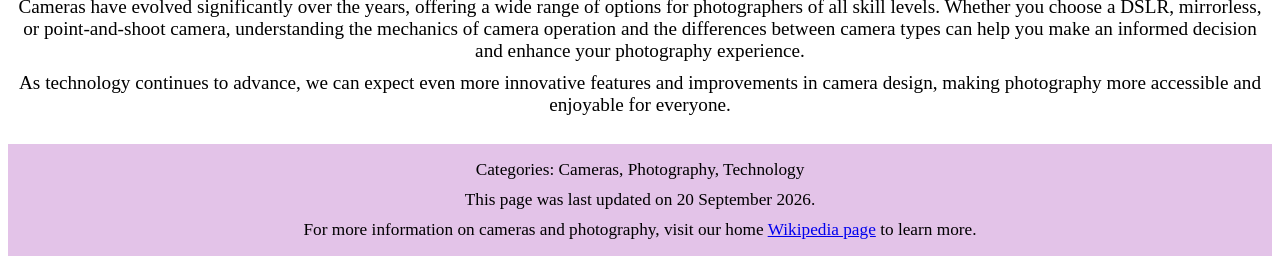
<file: projects/wikipedia/index.html>
<!DOCTYPE html>
<html lang="en">

<head>
    <meta charset="UTF-8">
    <meta name="viewport" content="width=device-width, initial-scale=1.0">
    <title>All about Cameras</title>
    <meta name="description" content="Learn all about cameras and their features.">
    <link rel="stylesheet" href="css/style.css">
</head>

<body>
    <header>
        <h1 id="all-about-cameras">All about Cameras</h1>
        <p><strong>Discover the world of photography</strong> - <em>Explore different types of cameras and their
                features.</em></p>
    </header>
    <main>
        <section1>
            <h2><strong>Introduction</strong></h2>
            <p>Cameras have come a long way since their invention. From film cameras to digital cameras, the evolution
                of photography has been remarkable. In this article, we will explore the different types of cameras
                available today and their unique features.</p>
            <p>A camera is an instrument used to capture and store images and videos, either digitally via an electronic
                image sensor, or chemically via a light-sensitive material such as photographic film. As a pivotal
                technology in the fields of photography and videography, cameras have played a significant role in the
                progression of visual arts, media, entertainment, surveillance, and scientific research. </p>

            <img src="img/different-types-cameras-cover.jpg" alt="Different Types of Cameras">
        </section1>

        <section2>
            <h2><strong>Types of Cameras</strong></h2>
            <p>There are several types of cameras available in the market today, each designed for specific purposes and
                user needs. The most common types include:</p>
            <ul>
                <li><strong>
                        <font color="#621972">DSLR Cameras</font>
                    </strong></li>
                <li><strong>
                        <font color="#621972">Mirrorless Cameras</font>
                    </strong></li>
                <li><strong>
                        <font color="#621972">Point-and-Shoot Cameras</font>
                    </strong></li>
            </ul>
            </p>

            <p>Each type of camera has its own set of features and advantages. DSLR cameras are known for their
                versatility and image quality, while mirrorless cameras offer a more compact design without sacrificing
                performance. Finally, Point-and-shoot cameras are great for casual photography and personal memory
                making.</p>
            <img src="img/camera-size-comparison.jpg" alt="Camera Comparison">
        </section2>

        <section3>
            <h2><strong>Differences Between Camera Types</strong></h2>
            <p>Understanding the differences between various camera types can help you choose the right one for your
                needs. Each type has its own unique characteristics and is suited for different purposes.</p>
            <h3>DSLR Cameras</h3>
            <p>A digital single-lens reflex camera (digital SLR or DSLR) is a digital camera that combines the optics
                and mechanisms of a single-lens reflex camera with a solid-state image sensor and digitally records the
                images from the sensor.</p>
            <p>The reflex design scheme is the primary difference between a DSLR and other digital cameras. In the
                reflex design, light travels through the lens and then to a mirror that alternates to send the image to
                either a prism, which shows the image in the optical viewfinder, or the image sensor when the shutter
                release button is pressed. The viewfinder of a DSLR presents an image that will not differ substantially
                from what is captured by the camera's sensor, as it presents it as a direct optical view through the
                main camera lens rather than showing an image through a separate secondary lens.</p>
            <img src="img/SLR_cross_section.svg.jpeg" alt="DSLR Camera">

            <h3>Mirrorless Cameras</h3>
            <p>Mirrorless cameras, as the name suggests, do not have a mirror mechanism. Instead, they use an electronic
                viewfinder or the rear LCD screen to compose images. They are generally more compact and lightweight
                than DSLRs, while still offering high image quality and interchangeable lenses.</p>
            <p>Mirrorless cameras are known for their fast autofocus systems and the ability to shoot at higher frame
                rates. They are ideal for photographers who want a balance between portability and performance, making
                them suitable for a wide range of photography styles, from street photography to professional work.</p>
            <p>Some popular mirrorless camera brands include Sony, Fujifilm, and Canon. These cameras have gained
                popularity among both amateur and professional photographers due to their versatility and advanced
                features.</p>
            <p>Mirrorless cameras offer a great alternative to traditional DSLRs, providing excellent image
                quality and performance in a more compact form factor. They are suitable for photographers who value
                portability without compromising on the quality of their images.</p>
            <p>Overall, the choice between DSLR and mirrorless cameras depends on individual preferences, photography
                style, and specific needs. Both types have their own advantages and can produce stunning images when
                used correctly. It is essential to consider factors such as size, weight, lens options, and budget when
                making a decision on which camera type to invest in for your photography journey.</p>
            <img src="img/best-full-frame-mirrorless-cameras-20250407-medium.jpg" alt="Mirrorless Camera">

            <h3>Point-and-Shoot Cameras</h3>
            <p>A point-and-shoot camera, also known as a compact camera and sometimes abbreviated to P&S, is a still
                camera (either film or digital) designed primarily for simple operation. Most use focus free lenses or
                autofocus for focusing, automatic systems for setting the exposure options, and have flash units built
                in. They are popular for vernacular photography by people who do not consider themselves photographers
                but want easy-to-use cameras for snapshots of vacations, parties, reunions and other events..</p>
            <p>Point-and-shoot cameras are designed for convenience and ease of use, making them ideal for casual
                photographers who want to capture moments without worrying about manual settings. They are typically
                smaller and lighter than DSLRs and mirrorless cameras, making them easy to carry around.</p>
            <p>While point-and-shoot cameras may not offer the same level of control and image quality as DSLRs or
                mirrorless cameras, they are perfect for everyday photography and capturing memories.</p>
            <img src="img/point_and_shoot.jpeg" alt="Point-and-Shoot Camera">

        </section3>

        <section4>
            <h2><strong>Mechanics of Camera Operation</strong></h2>
            <p>The mechanics of camera operation involve several key components working together to capture images.
                These include the lens, shutter, aperture, ISO, sensor, and image processor. Understanding how these
                parts function can help you get the most out of your camera.</p>
            <p>The lens focuses light onto the camera's sensor, while the shutter controls the amount of time the sensor
                is exposed to light. The aperture adjusts the size of the lens opening, affecting depth of field and
                exposure. ISO determines the sensor's sensitivity to light, and the image processor converts the
                captured data into a digital image.</p>
            <p>By mastering these mechanics, photographers can achieve greater control over their images, allowing them
                to create stunning photographs with the desired exposure, focus, and artistic effect.</p>
            <img src="img/exposure.jpg" alt="Camera Mechanics Diagram">
        </section4>

        <section5>
            <h2><strong>Conclusion</strong></h2>
            <p>Cameras have evolved significantly over the years, offering a wide range of options for
                photographers of all skill levels. Whether you choose a DSLR, mirrorless, or point-and-shoot camera,
                understanding the mechanics of camera operation and the differences between camera types can help you
                make an informed decision and enhance your photography experience.</p>
            <p>As technology continues to advance, we can expect even more innovative features and improvements in
                camera design, making photography more accessible and enjoyable for everyone.</p>
        </section5>
    </main>
</body>

<footer>
    <p> Categories: Cameras, Photography, Technology </p>
    <p> This page was last updated on 20 September 2026. </p>
    <p>For more information on cameras and photography, visit our home <a href="https://www.wikipedia.org/"> Wikipedia
            page</a> to learn more.</p>
</footer>

</html>
</file>
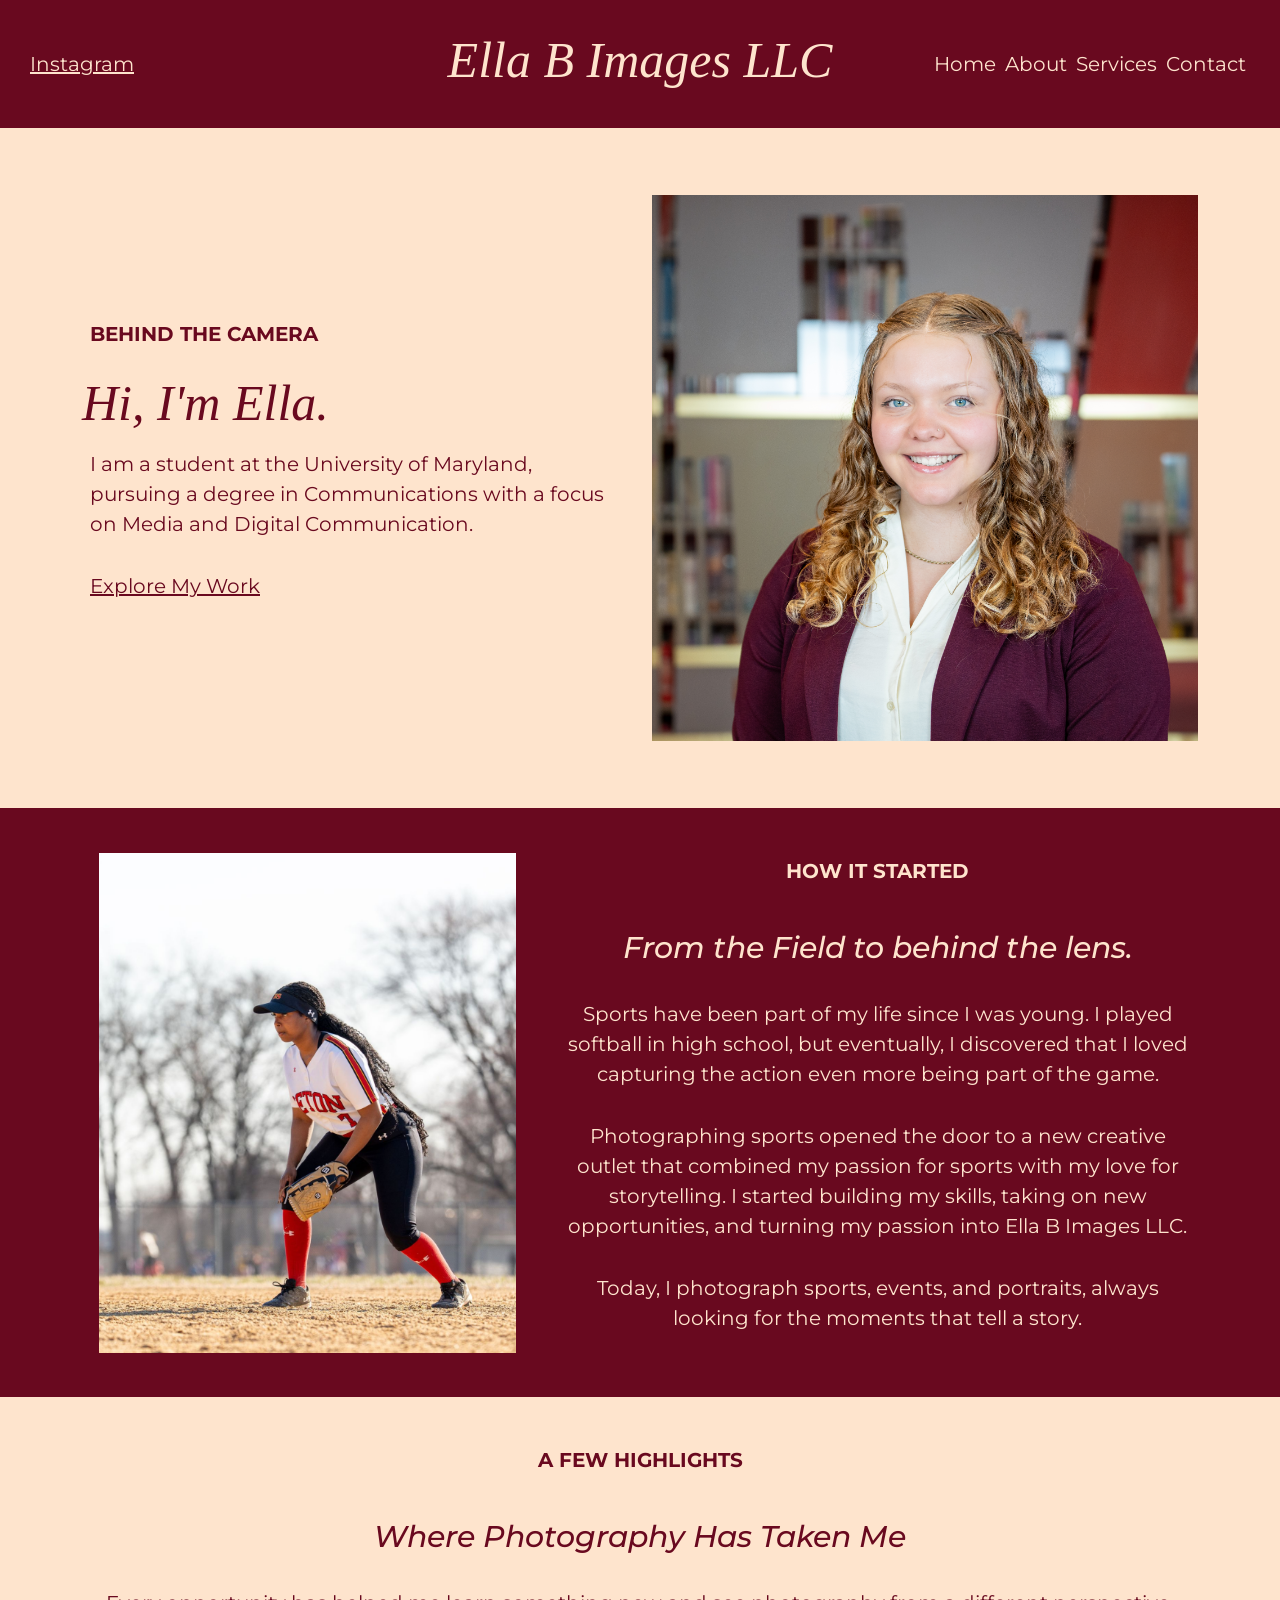
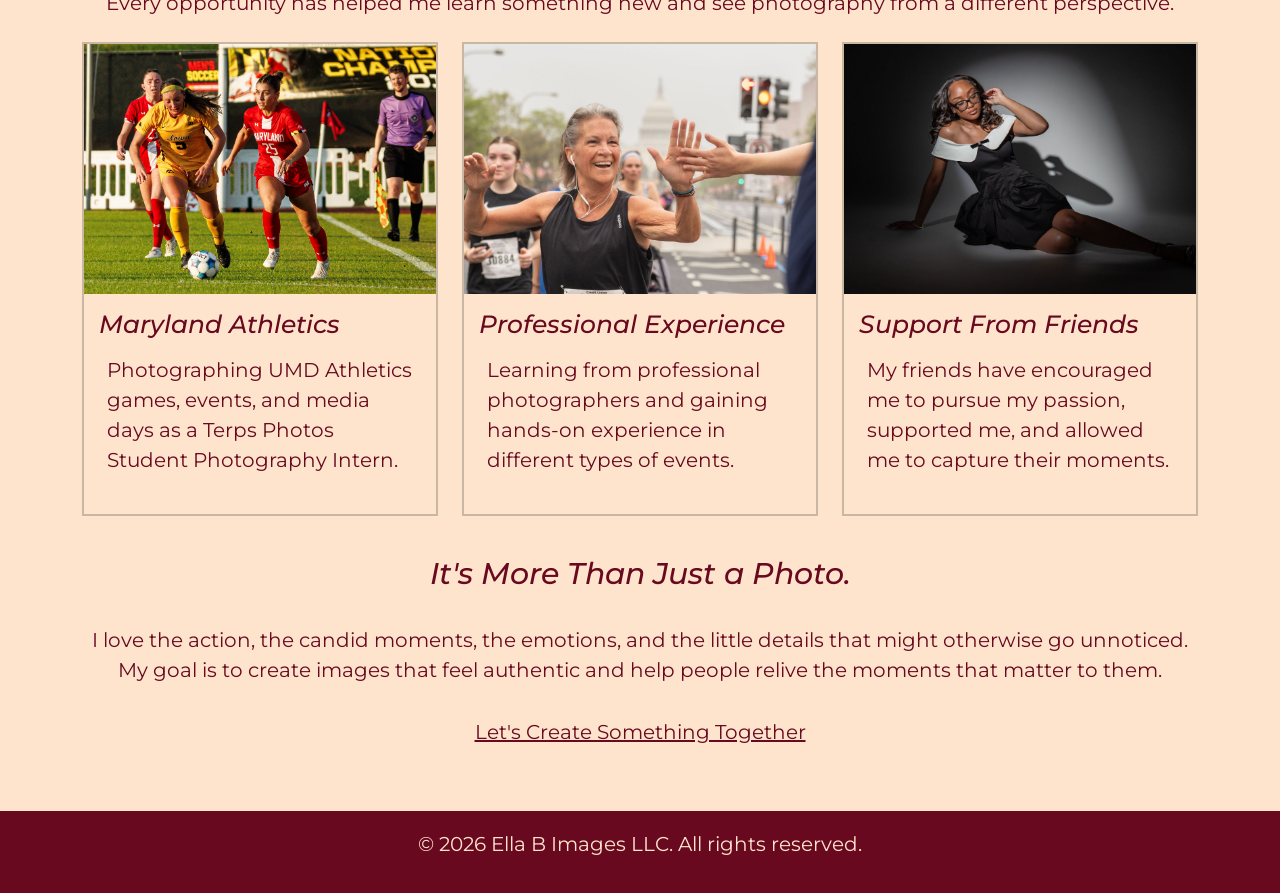
<file: projects/hi/about/index.html>
<!DOCTYPE html>
<html lang="en">

<head>
    <meta charset="UTF-8">
    <meta name="viewport" content="width=device-width, initial-scale=1.0">
    <title>Ella Buchanan Portfolio</title>
    <link rel="preconnect" href="https://fonts.googleapis.com">
    <link rel="preconnect" href="https://fonts.gstatic.com" crossorigin>
    <link href="https://fonts.googleapis.com/css2?family=Montserrat:ital,wght@0,100..900;1,100..900&display=swap"
        rel="stylesheet">
    <meta name="description" content="Photography Website and Portfolio of Ella Buchanan">
    <link href="https://cdn.jsdelivr.net/npm/bootstrap@5.3.8/dist/css/bootstrap.min.css" rel="stylesheet"
        integrity="sha384-sRIl4kxILFvY47J16cr9ZwB07vP4J8+LH7qKQnuqkuIAvNWLzeN8tE5YBujZqJLB" crossorigin="anonymous">
    <link rel="stylesheet" href="../site/css/style.css">
    <script src="https://cdn.jsdelivr.net/npm/@popperjs/core@2.11.8/dist/umd/popper.min.js"
        integrity="sha384-I7E8VVD/ismYTF4hNIPjVp/Zjvgyol6VFvRkX/vR+Vc4jQkC+hVqc2pM8ODewa9r"
        crossorigin="anonymous"></script>
    <script src="https://cdn.jsdelivr.net/npm/bootstrap@5.3.8/dist/js/bootstrap.min.js"
        integrity="sha384-G/EV+4j2dNv+tEPo3++6LCgdCROaejBqfUeNjuKAiuXbjrxilcCdDz6ZAVfHWe1Y"
        crossorigin="anonymous"></script>
</head>

<body>
    <header>
        <nav class="row align-items-center">
            <div class="col-md-4">
                <a href="https://www.instagram.com/ellab_images/" target="_blank"><u>Instagram</u></a>
            </div>
            <div class="col-md-4 text-center">
                <h1>Ella B Images LLC</h1>
            </div>
            <div class="col-md-4 text-end">
                <a href="../">Home</a>
                <a href="#">About</a>
                <a href="../services/">Services</a>
                <a href="../contact/">Contact</a>
            </div>
        </nav>
    </header>
    <main class="container-fluid">

        <section class="bg-cream">
            <div class="container">
                <div class="row align-items-center">
                    <div class="col-md-6 about-text">
                        <p><strong>BEHIND THE CAMERA</strong></p>
                        <h1>Hi, I'm Ella.</h1>
                        <p> I am a student at the University of Maryland, pursuing a degree
                            in Communications with a focus on Media and Digital Communication.</p>
                        <p> <a href="/projects/portfolio/services/index.html">Explore My Work</a> </p>
                    </div>
                    <div class="col-md-6 about-image">
                        <img src="/projects/portfolio/site/img/headshot2.jpg" alt="Headshot of Ella Buchanan">
                    </div>
                </div>
            </div>
        </section>
        <section class="about-story text-cream">
            <div class="container">
                <div class="row align-items-center">
                    <div class="col-md-5">
                        <img src="/projects/portfolio/site/img/setonsoftball.jpg" alt="Seton softball game"
                            class="about-story-image">
                    </div>
                    <div class="col-md-7">
                        <p><strong>HOW IT STARTED</strong></p>
                        <h2>From the Field to behind the lens.</h2>
                        <p> Sports have been part of my life since I was young. I played softball in high school, but
                            eventually, I discovered that I loved capturing
                            the action even more being part of the game. </p>
                        <p> Photographing sports opened the door to a new
                            creative outlet that combined my passion for sports with my love for storytelling.
                            I started building my skills,
                            taking on new opportunities, and turning my passion
                            into Ella B Images LLC. </p>
                        <p>Today, I photograph sports, events, and portraits,
                            always looking for the moments that tell a story. </p>
                    </div>
                </div>
            </div>
        </section>
        <section class="bg-cream">
            <div class="container">
                <div class="row">
                    <p><strong>A FEW HIGHLIGHTS</strong></p>
                    <h2>Where Photography Has Taken Me</h2>
                    <p>Every opportunity has helped me learn something new
                        and see photography from a different perspective. </p>
                </div>
                <div class="row">
                    <div class="col-md-4">
                        <div class="about-outline">
                            <img src="/projects/portfolio/site/img/soccermain-16.jpg"
                                alt="University of Maryland athletics photography">
                            <div class="about-outline-text">
                                <h3>Maryland Athletics</h3>
                                <p>Photographing UMD Athletics games, events,
                                    and media days as a Terps Photos Student
                                    Photography Intern. </p>
                            </div>
                        </div>
                    </div>
                    <div class="col-md-4">
                        <div class="about-outline">
                            <img src="/projects/portfolio/site/img/happyrunning.jpg"
                                alt="Cherry Blossom 10k race photograph">
                            <div class="about-outline-text">
                                <h3>Professional Experience</h3>
                                <p>Learning from professional photographers and gaining hands-on experience in different
                                    types of events.</p>
                            </div>
                        </div>
                    </div>
                    <div class="col-md-4">
                        <div class="about-outline">
                            <img src="/projects/portfolio/site/img/bailei5.jpg" alt="Bailei Studio Portrait">
                            <div class="about-outline-text">
                                <h3>Support From Friends</h3>
                                <p> My friends have encouraged me to pursue my passion,
                                    supported me, and allowed me to capture their moments.</p>
                            </div>
                        </div>
                    </div>
                </div>
            </div>
            <h2>It's More Than Just a Photo.</h2>
            <p> I love the action, the candid moments, the emotions,
                and the little details that might otherwise go
                unnoticed. <br>
                My goal is to create images that feel
                authentic and help people relive the moments
                that matter to them. </p>
            <p> <a href="/projects/portfolio/contact/index.html"> Let's Create Something Together </a> </p>
        </section>
    </main>
    <footer class="text-center">
        <p class="text-cream">
            &copy; 2026 Ella B Images LLC. All rights reserved.</p>
    </footer>
</body>

</html>
</file>
<file: projects/business /css/style.css>
body {
    background-color: #f0bcc0;
    text-align: center;
    padding: 20px;
    list-style-position: inside;
}

h1,
header,
footer {
    background-color: #f4707d;
    color: black;
    font-family: "Dancing Script", cursive;
}

h2,
h3,
h4 {
    font-family: "Dancing Script", cursive;
    Background-color: #f0bcc0;
}

h1 {
    font-size: 3.5rem;
}

h2 {
    font-size: 2.5rem;
}

h3 {
    font-size: 2.0rem;
}

section {
    padding: 20px 0;
    background-color: #faf7f7;
}

p,
ul {
    font-size: 1.25rem;
    font-family: Georgia, 'Times New Roman', Times, serif
}

img {

    padding: 10px;
    width: 100%;
    height: 300px;
    object-fit: cover;
}
</file>
<file: projects/midterm-terps/css/style.css>
h1 {
    font-family: "Oswald", sans-serif;
    font-size: 80px;
    font-style: italic;
}

h2 {
    font-family: "Work Sans", sans-serif;
    font-size: 1.20em;
    font-weight: normal;
}

h3 {
    font-family: "Work Sans", sans-serif;
    font-size: 1.9em;
}

img {
    width: 100%;
    height: auto;
    padding: 0 0 15px 0;
}

header {
    margin: 3.75em 0;
}

body {
    font-family: "Work Sans", sans-serif;
    font-size: 16px;
}

.container {
    width: 55%;
}

.box {
    background-color: #f5f5f5;
    padding: 1.25em;
}

.overline,
a {
    color: red;
}

.timeline {
    background-color: #C5271D;
    padding: 1.25em;
    width: 98%;
    color: white;
}

.timeline h3 {
    margin: 3.125em 0 3.125em 0;
}

@media (max-width: 767px) {
    .container {
        width: 95%;
    }
}

@media (max-width: 556px) {
    h1 {
        font-size: 3.75em;
    }
}
</file>
<file: projects/wikipedia/css/style.css>
header {
    background-color: #ddb7e4d3;
    padding: 10px;
    text-align: center;
}

section1,
section2,
section3,
section4,
section5 {
    text-align: center;
    padding: 20px;
    list-style-position: inside;
}

img {
    width: 50%;
    height: auto;
    display: block;
    margin: 5px auto;
    padding: 10px;
}

h1 {
    font-size: 3em;
    color: #621972;
    font-family: 'impact', sans-serif;
}

h2 {
    font-size: 2em;
    color: #621972;
    font-family: 'impact', sans-serif;
    background-color: #cec9cf8d;
    padding: 15px;
}

h3 {
    font-size: 1.7em;
    color: #621972;
    font-family: 'impact', sans-serif;
    padding: 10px;
}

footer {
    background-color: #ddb7e4d3;
    padding: 6px;
    text-align: center;
    font-size: .9em;
}

p {
    font-size: 1.2em;
    text-align: center;
    margin: 10px;
}

li {
    font-size: 1.2em;
    text-align: center;
    margin: 5px;
}
</file>
<file: projects/hi/site/css/style.css>
.container-fluid {
    padding: 0;
    margin: 0;
}

body {
    font-family: 'Montserrat', sans-serif;
    font-size: 20px;
    background-color: #69091f;
    color: #69091f;
}

a {
    color: #69091f;
}

nav {
    background-color: #69091f;
    padding: 30px;
}

nav a {
    color: #fee4cd;
    text-decoration: none;
    font-size: 20px;
    padding: 0 1% 0 0;
}

header h1 {
    color: #fee4cd;
    font-family: Georgia, serif;
    font-style: italic;
    font-size: 2.5em;
}

h1 {
    color: #69091f;
    font-family: Georgia, serif;
    font-style: italic;
    font-size: 2.5em;
}

.bg-burgundy h1 {
    color: #fee4cd;
}

h2 {
    font-size: 1.5em;
    color: #fee4cd;
    padding: 20px;
    font-style: italic;
    margin-bottom: 5px;
}
.bg-cream .testimonials-heading h2 {
    color: #fee4cd;
}
h3 {
    font-size: 1.25em;
    color: #69091f;
    font-style: italic;
}
.testimonial-box h3 {
    color: #fee4cd;
}
section {
    padding: 40px 20px;
    text-align: center;
}

.bg-cream {
    background-color: #fee4cd;
}

p {
    padding: 8px;
}

footer {
    padding: 10px;
}

.testimonial-box,
.testimonials-heading {
    background-color: #69091f;
}

.text-cream {
    color: #fee4cd;
}

.about-text {
    text-align: left;
}

.bg-cream h2 {
    color: #69091f;
}

.about-outline {
    border: 2px solid #C7B7A3;
    margin-bottom: 20px;
    text-align: left;
}

.about-outline-text {
    padding: 15px;
}

.services-section h3,
.service-box {
    background-color: #fee4cd;
    border: 2px solid #fee4cd;
    border-radius: 10px;
}

.services-section h3 {
    padding: 15px;
    margin-bottom: 15px;
}

.services-section .service-box {
    padding: 20px;
    margin-bottom: 20px;
}

.testimonial-box,
.testimonials-heading {
    border: 2px solid #69091f;
    border-radius: 10px;
}

.testimonial-box {
    padding: 20px;
    min-height: 200px;
    margin-bottom: 20px;
}

.testimonial-box p {
    font-size: 0.9em;
}

.testimonials-heading {
    margin-bottom: 20px;
}

img {
    width: 100%;
    height: 500px;
    object-fit: cover;
}

.featured-photo {
    object-fit: contain;
}

.photo-gallery {
    display: grid;
    grid-template-columns: repeat(5, 1fr);
    gap: 15px;
}

.photo-gallery img {
    height: 220px;
    display: block;
}

.photo-gallery .gallery-tall {
    grid-row: span 2;
    height: 455px;
}

.about-image img {
    height: 600px;
    object-fit: contain;
}

.about-story-image {
    object-fit: contain;
}

.about-outline img {
    height: 250px;
}

.contact-photo {
    height: 600px;
}

.contact-top-photo {
    height: 300px;
}
</file>
